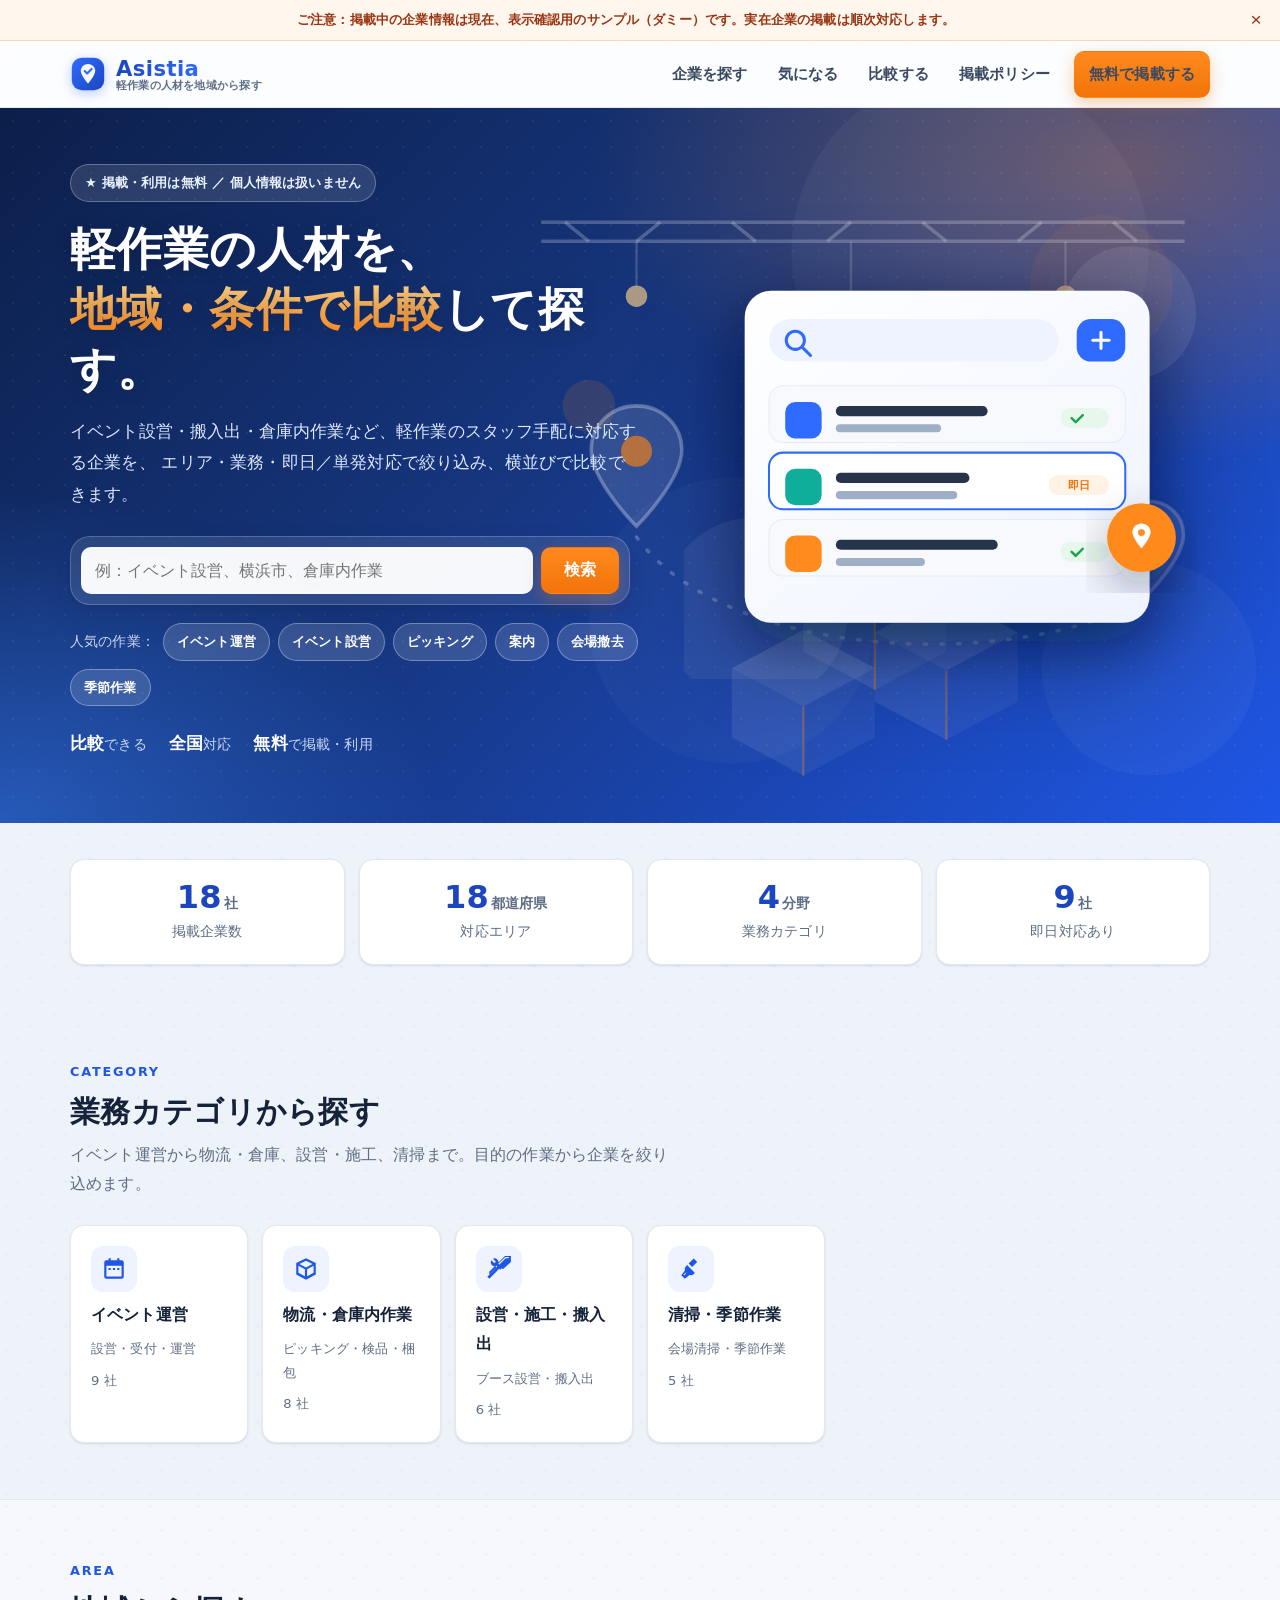
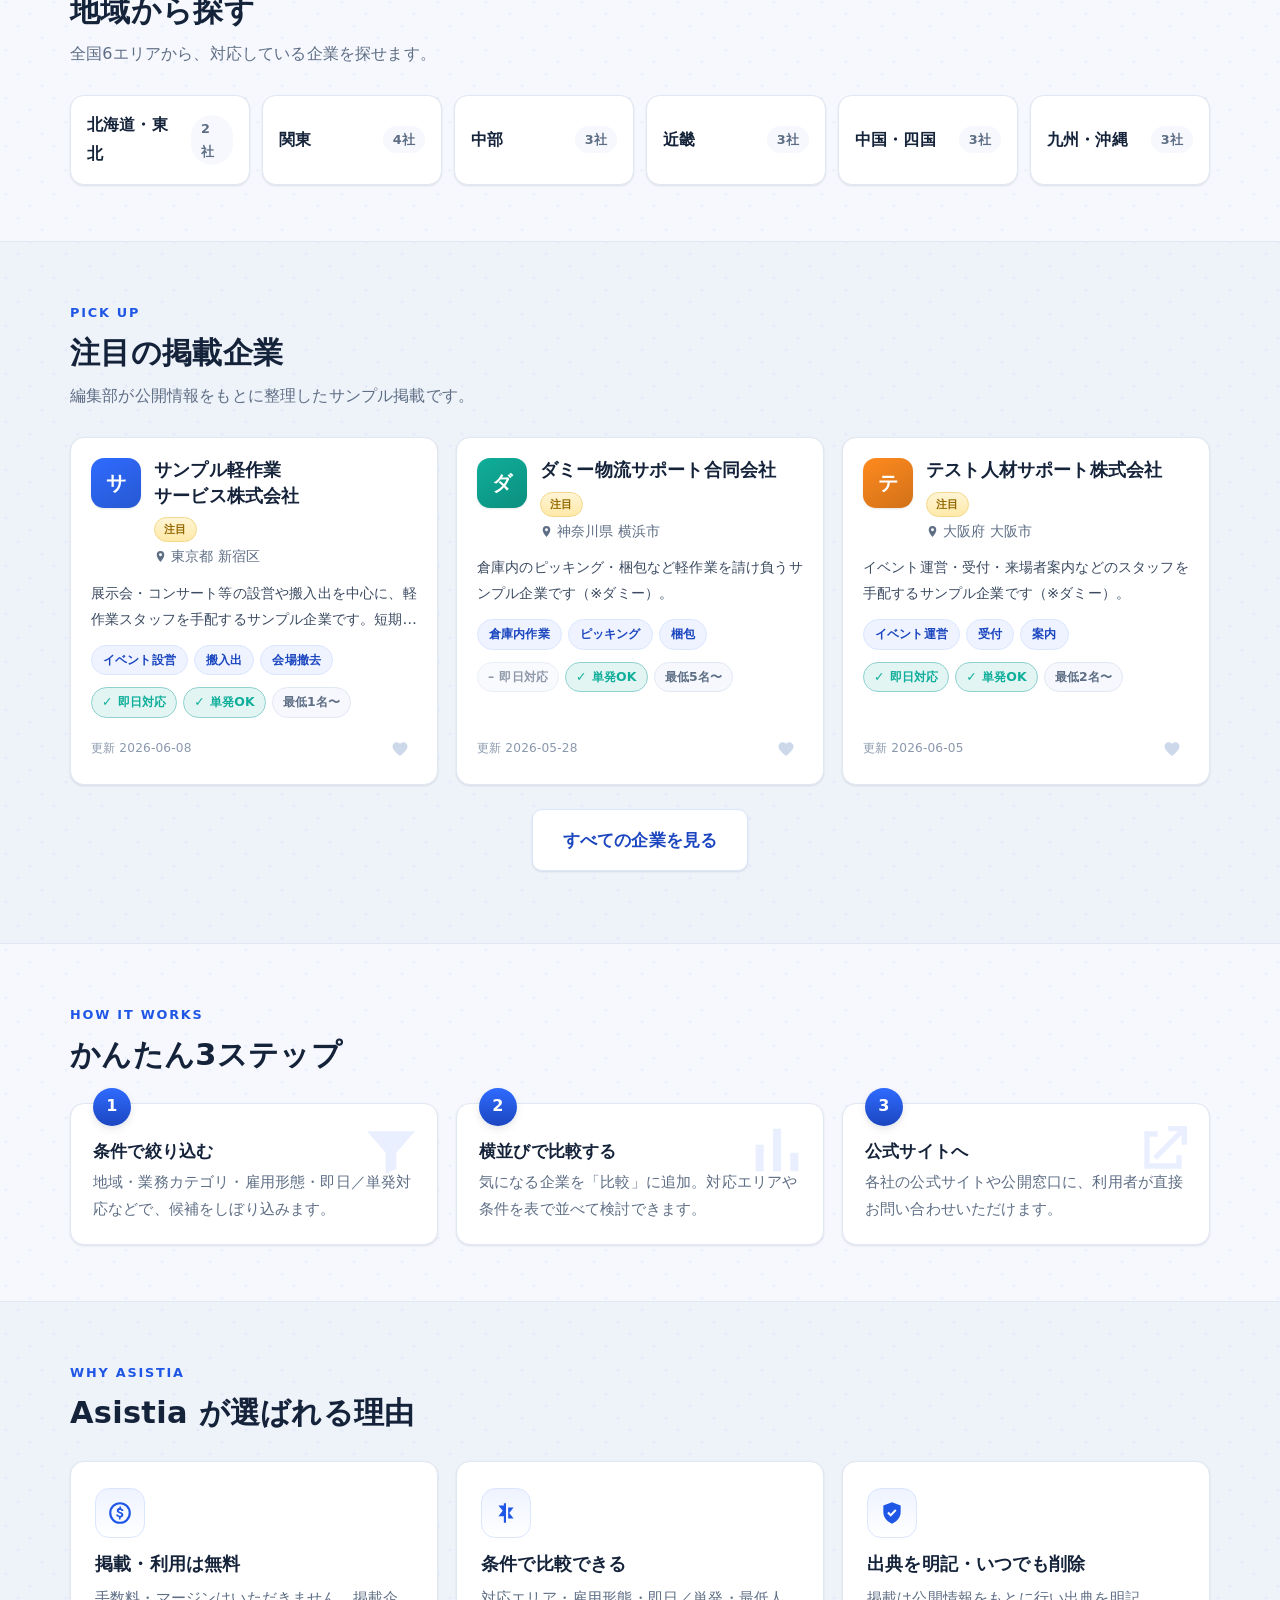
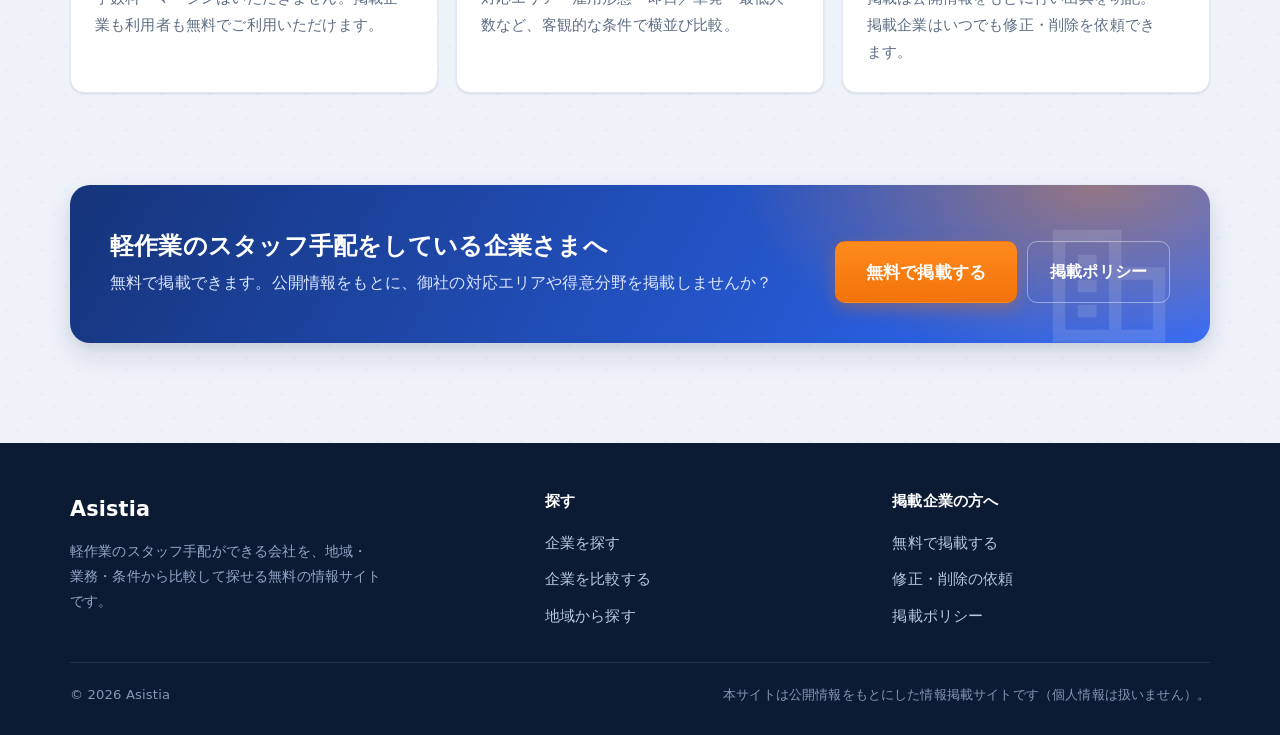
<file: index.html>
<!DOCTYPE html>
<html lang="ja">
  <head>
    <meta charset="UTF-8" />
    <meta name="viewport" content="width=device-width, initial-scale=1.0" />
    <title>Asistia（アシスティア）| 軽作業の人材を地域・条件で比較して探す</title>
    <meta
      name="description"
      content="イベント設営・搬入出・倉庫内作業など、軽作業のスタッフ手配に対応する企業を、エリア・業務・即日/単発対応で絞り込み、横並びで比較できる無料の情報サイト。掲載・利用は無料。"
    />
    <meta property="og:type" content="website" />
    <meta property="og:title" content="Asistia | 軽作業の人材を地域・条件で比較して探す" />
    <meta
      property="og:description"
      content="軽作業のスタッフ手配に対応する企業を、エリア・業務・即日/単発で比較。掲載・利用は無料の情報サイトです。"
    />
    <meta property="og:locale" content="ja_JP" />
    <meta name="twitter:card" content="summary_large_image" />
    <meta name="theme-color" content="#0c1f4a" />
    <link
      rel="icon"
      href="data:image/svg+xml,%3Csvg xmlns='http://www.w3.org/2000/svg' viewBox='0 0 40 40'%3E%3Crect width='40' height='40' rx='11' fill='%232f6bff'/%3E%3Cpath d='M20 9c-4.4 0-8 3.4-8 7.6 0 5 8 14 8 14s8-9 8-14C28 12.4 24.4 9 20 9z' fill='white'/%3E%3Cpath d='M16.4 16.6l2.6 2.6 5-5' fill='none' stroke='%232f6bff' stroke-width='2.6' stroke-linecap='round' stroke-linejoin='round'/%3E%3C/svg%3E"
    />
    <link rel="stylesheet" href="css/styles.css" />
    <script type="application/ld+json">
      {
        "@context": "https://schema.org",
        "@type": "WebSite",
        "name": "Asistia（アシスティア）",
        "description": "軽作業のスタッフ手配に対応する企業を、エリア・業務・即日/単発で比較できる無料の情報サイト。",
        "inLanguage": "ja",
        "potentialAction": {
          "@type": "SearchAction",
          "target": {
            "@type": "EntryPoint",
            "urlTemplate": "companies.html?keyword={search_term_string}"
          },
          "query-input": "required name=search_term_string"
        }
      }
    </script>
  </head>
  <body>
    <header class="site-header">
      <div class="container">
        <a class="brand" href="index.html" aria-label="Asistia ホーム">
          <svg class="brand-mark" viewBox="0 0 40 40" xmlns="http://www.w3.org/2000/svg" aria-hidden="true">
            <defs>
              <linearGradient id="bm" x1="0" y1="0" x2="1" y2="1">
                <stop offset="0" stop-color="#2f6bff" />
                <stop offset="1" stop-color="#1b46bf" />
              </linearGradient>
            </defs>
            <rect x="2" y="2" width="36" height="36" rx="11" fill="url(#bm)" />
            <path d="M20 9c-4.4 0-8 3.4-8 7.6 0 5 8 14 8 14s8-9 8-14C28 12.4 24.4 9 20 9z" fill="#fff" opacity="0.96" />
            <path d="M16.3 16.7l2.7 2.7 5-5" fill="none" stroke="#2f6bff" stroke-width="2.4" stroke-linecap="round" stroke-linejoin="round" />
          </svg>
          <span class="brand-text">
            <span class="brand-name">Asistia</span>
            <span class="brand-tag">軽作業の人材を地域から探す</span>
          </span>
        </a>
        <nav class="nav" aria-label="メインナビ">
          <a href="companies.html">企業を探す</a>
          <a href="saved.html">気になる</a>
          <a href="compare.html">比較する</a>
          <a href="policy.html">掲載ポリシー</a>
          <a class="btn btn-accent btn-sm nav-cta" href="register.html">無料で掲載する</a>
        </nav>
      </div>
    </header>

    <section class="hero">
      <div class="container">
        <div class="hero-copy">
          <span class="hero-badge">★ 掲載・利用は無料 ／ 個人情報は扱いません</span>
          <h1>軽作業の人材を、<br /><span class="hl">地域・条件で比較</span>して探す。</h1>
          <p class="lead">
            イベント設営・搬入出・倉庫内作業など、軽作業のスタッフ手配に対応する企業を、
            エリア・業務・即日／単発対応で絞り込み、横並びで比較できます。
          </p>
          <form class="hero-search" id="home-search" role="search">
            <input
              type="search"
              id="home-keyword"
              placeholder="例：イベント設営、横浜市、倉庫内作業"
              aria-label="キーワード検索"
            />
            <button class="btn btn-accent" type="submit">検索</button>
          </form>
          <div class="hero-chips" id="hero-chips">
            <span class="chip-label">人気の作業：</span>
          </div>
          <div class="hero-trust">
            <span><b>比較</b>できる</span>
            <span><b>全国</b>対応</span>
            <span><b>無料</b>で掲載・利用</span>
          </div>
        </div>
        <div class="hero-art" aria-hidden="true">
          <svg viewBox="0 0 520 440" xmlns="http://www.w3.org/2000/svg">
            <defs>
              <linearGradient id="cardg" x1="0" y1="0" x2="1" y2="1">
                <stop offset="0" stop-color="#ffffff" />
                <stop offset="1" stop-color="#eef3ff" />
              </linearGradient>
              <filter id="ds" x="-30%" y="-30%" width="160%" height="160%">
                <feDropShadow dx="0" dy="18" stdDeviation="22" flood-color="#04122e" flood-opacity="0.32" />
              </filter>
            </defs>
            <circle cx="440" cy="78" r="66" fill="#ffffff" opacity="0.08" />
            <circle cx="70" cy="372" r="92" fill="#ffffff" opacity="0.06" />
            <g filter="url(#ds)">
              <rect x="60" y="56" width="400" height="328" rx="26" fill="url(#cardg)" />
            </g>
            <!-- 検索バー -->
            <rect x="84" y="84" width="286" height="42" rx="21" fill="#eef3ff" />
            <circle cx="110" cy="105" r="9" fill="none" stroke="#2f6bff" stroke-width="3" />
            <line x1="117" y1="112" x2="125" y2="120" stroke="#2f6bff" stroke-width="3" stroke-linecap="round" />
            <rect x="388" y="84" width="48" height="42" rx="14" fill="#2f6bff" />
            <line x1="404" y1="105" x2="420" y2="105" stroke="#fff" stroke-width="3" stroke-linecap="round" />
            <line x1="412" y1="97" x2="412" y2="113" stroke="#fff" stroke-width="3" stroke-linecap="round" />
            <!-- 結果行 1 -->
            <rect x="84" y="150" width="352" height="56" rx="14" fill="#f7f9fd" stroke="#e6ecf7" />
            <rect x="100" y="166" width="36" height="36" rx="10" fill="#2f6bff" />
            <rect x="150" y="170" width="150" height="10" rx="5" fill="#26344b" />
            <rect x="150" y="188" width="104" height="8" rx="4" fill="#9fb0c6" />
            <rect x="372" y="172" width="48" height="20" rx="10" fill="#e7f7ec" />
            <path d="M383 182l4 4 7-7" fill="none" stroke="#16a34a" stroke-width="2.4" stroke-linecap="round" stroke-linejoin="round" />
            <!-- 結果行 2（強調） -->
            <rect x="84" y="216" width="352" height="56" rx="14" fill="#fff" stroke="#2f6bff" stroke-width="2" />
            <rect x="100" y="232" width="36" height="36" rx="10" fill="#0fae9a" />
            <rect x="150" y="236" width="132" height="10" rx="5" fill="#26344b" />
            <rect x="150" y="254" width="120" height="8" rx="4" fill="#9fb0c6" />
            <rect x="360" y="238" width="60" height="20" rx="10" fill="#fff3e6" />
            <text x="390" y="252" font-family="sans-serif" font-size="11" font-weight="700" fill="#f2730a" text-anchor="middle">即日</text>
            <!-- 結果行 3 -->
            <rect x="84" y="282" width="352" height="56" rx="14" fill="#f7f9fd" stroke="#e6ecf7" />
            <rect x="100" y="298" width="36" height="36" rx="10" fill="#ff8a1e" />
            <rect x="150" y="302" width="160" height="10" rx="5" fill="#26344b" />
            <rect x="150" y="320" width="88" height="8" rx="4" fill="#9fb0c6" />
            <rect x="372" y="304" width="48" height="20" rx="10" fill="#e7f7ec" />
            <path d="M383 314l4 4 7-7" fill="none" stroke="#16a34a" stroke-width="2.4" stroke-linecap="round" stroke-linejoin="round" />
            <!-- 浮遊ピン -->
            <g filter="url(#ds)">
              <circle cx="452" cy="300" r="34" fill="#ff8a1e" />
            </g>
            <path d="M452 286c-5 0-9 3.8-9 8.6 0 5.6 9 16 9 16s9-10.4 9-16c0-4.8-4-8.6-9-8.6z" fill="#fff" />
            <circle cx="452" cy="295" r="3.4" fill="#ff8a1e" />
          </svg>
        </div>
      </div>
    </section>

    <main>
      <section class="section tight">
        <div class="container">
          <div class="stats" id="stats"></div>
        </div>
      </section>

      <section class="section">
        <div class="container">
          <div class="section-head">
            <span class="eyebrow">CATEGORY</span>
            <h2>業務カテゴリから探す</h2>
            <p>イベント運営から物流・倉庫、設営・施工、清掃まで。目的の作業から企業を絞り込めます。</p>
          </div>
          <div class="cat-grid" id="cat-grid"></div>
        </div>
      </section>

      <section class="section section-alt" id="regions">
        <div class="container">
          <div class="section-head">
            <span class="eyebrow">AREA</span>
            <h2>地域から探す</h2>
            <p>全国6エリアから、対応している企業を探せます。</p>
          </div>
          <div class="region-grid" id="region-grid"></div>
        </div>
      </section>

      <section class="section">
        <div class="container">
          <div class="section-head">
            <span class="eyebrow">PICK UP</span>
            <h2>注目の掲載企業</h2>
            <p>編集部が公開情報をもとに整理したサンプル掲載です。</p>
          </div>
          <div id="featured"></div>
          <p class="center" style="margin-top: 24px">
            <a class="btn btn-secondary btn-lg" href="companies.html">すべての企業を見る</a>
          </p>
        </div>
      </section>

      <section class="section section-alt">
        <div class="container">
          <div class="section-head">
            <span class="eyebrow">HOW IT WORKS</span>
            <h2>かんたん3ステップ</h2>
          </div>
          <div class="steps">
            <div class="step">
              <svg class="step-art" viewBox="0 0 24 24" fill="currentColor" aria-hidden="true">
                <path d="M3 5h18l-7 8v6l-4 2v-8L3 5z" />
              </svg>
              <h3>条件で絞り込む</h3>
              <p>地域・業務カテゴリ・雇用形態・即日／単発対応などで、候補をしぼり込みます。</p>
            </div>
            <div class="step">
              <svg class="step-art" viewBox="0 0 24 24" fill="currentColor" aria-hidden="true">
                <path d="M4 20V10h3v10H4zm6.5 0V4h3v16h-3zM17 20v-7h3v7h-3z" />
              </svg>
              <h3>横並びで比較する</h3>
              <p>気になる企業を「比較」に追加。対応エリアや条件を表で並べて検討できます。</p>
            </div>
            <div class="step">
              <svg class="step-art" viewBox="0 0 24 24" fill="currentColor" aria-hidden="true">
                <path d="M14 3v2h3.6l-9.3 9.3 1.4 1.4L19 6.4V10h2V3h-7zM5 5h5v2H7v10h10v-3h2v5H5V5z" />
              </svg>
              <h3>公式サイトへ</h3>
              <p>各社の公式サイトや公開窓口に、利用者が直接お問い合わせいただけます。</p>
            </div>
          </div>
        </div>
      </section>

      <section class="section">
        <div class="container">
          <div class="section-head">
            <span class="eyebrow">WHY ASISTIA</span>
            <h2>Asistia が選ばれる理由</h2>
          </div>
          <div class="features">
            <div class="feature">
              <div class="feature-ic"></div>
              <h3>掲載・利用は無料</h3>
              <p>手数料・マージンはいただきません。掲載企業も利用者も無料でご利用いただけます。</p>
            </div>
            <div class="feature">
              <div class="feature-ic"></div>
              <h3>条件で比較できる</h3>
              <p>対応エリア・雇用形態・即日／単発・最低人数など、客観的な条件で横並び比較。</p>
            </div>
            <div class="feature">
              <div class="feature-ic"></div>
              <h3>出典を明記・いつでも削除</h3>
              <p>掲載は公開情報をもとに行い出典を明記。掲載企業はいつでも修正・削除を依頼できます。</p>
            </div>
          </div>
        </div>
      </section>

      <section class="section tight">
        <div class="container">
          <div class="cta-band">
            <svg class="cta-art" viewBox="0 0 24 24" fill="currentColor" aria-hidden="true">
              <path d="M3 21V3h11v6h7v12H3zm2-2h7V5H5v14zm9 0h5v-8h-5v8zM7 7h3v2H7V7zm0 4h3v2H7v-2zm0 4h3v2H7v-2z" />
            </svg>
            <div>
              <h2>軽作業のスタッフ手配をしている企業さまへ</h2>
              <p>無料で掲載できます。公開情報をもとに、御社の対応エリアや得意分野を掲載しませんか？</p>
            </div>
            <div class="detail-actions">
              <a class="btn btn-accent btn-lg" href="register.html">無料で掲載する</a>
              <a class="btn btn-ghost" href="policy.html" style="color: #fff; border-color: rgba(255, 255, 255, 0.4)">掲載ポリシー</a>
            </div>
          </div>
        </div>
      </section>
    </main>

    <footer class="site-footer">
      <div class="container">
        <div class="footer-top">
          <div class="footer-brand">
            <span class="brand-name">Asistia</span>
            <p>軽作業のスタッフ手配ができる会社を、地域・業務・条件から比較して探せる無料の情報サイトです。</p>
          </div>
          <div class="footer-col">
            <h4>探す</h4>
            <a href="companies.html">企業を探す</a>
            <a href="compare.html">企業を比較する</a>
            <a href="index.html#regions">地域から探す</a>
          </div>
          <div class="footer-col">
            <h4>掲載企業の方へ</h4>
            <a href="register.html">無料で掲載する</a>
            <a href="request.html">修正・削除の依頼</a>
            <a href="policy.html">掲載ポリシー</a>
          </div>
        </div>
        <div class="footer-bottom">
          <span class="copyright">© Asistia</span>
          <span>本サイトは公開情報をもとにした情報掲載サイトです（個人情報は扱いません）。</span>
        </div>
      </div>
    </footer>

    <script src="js/ui.js"></script>
    <script src="js/data.js"></script>
    <script src="js/home.js"></script>
    <script>
      // 「選ばれる理由」のアイコンを描画
      document.addEventListener("DOMContentLoaded", function () {
        var names = ["free", "compare", "shield"];
        document.querySelectorAll(".feature .feature-ic").forEach(function (box, i) {
          box.appendChild(svgIcon(names[i] || "check", 26));
        });
      });
    </script>
  </body>
</html>
</file>
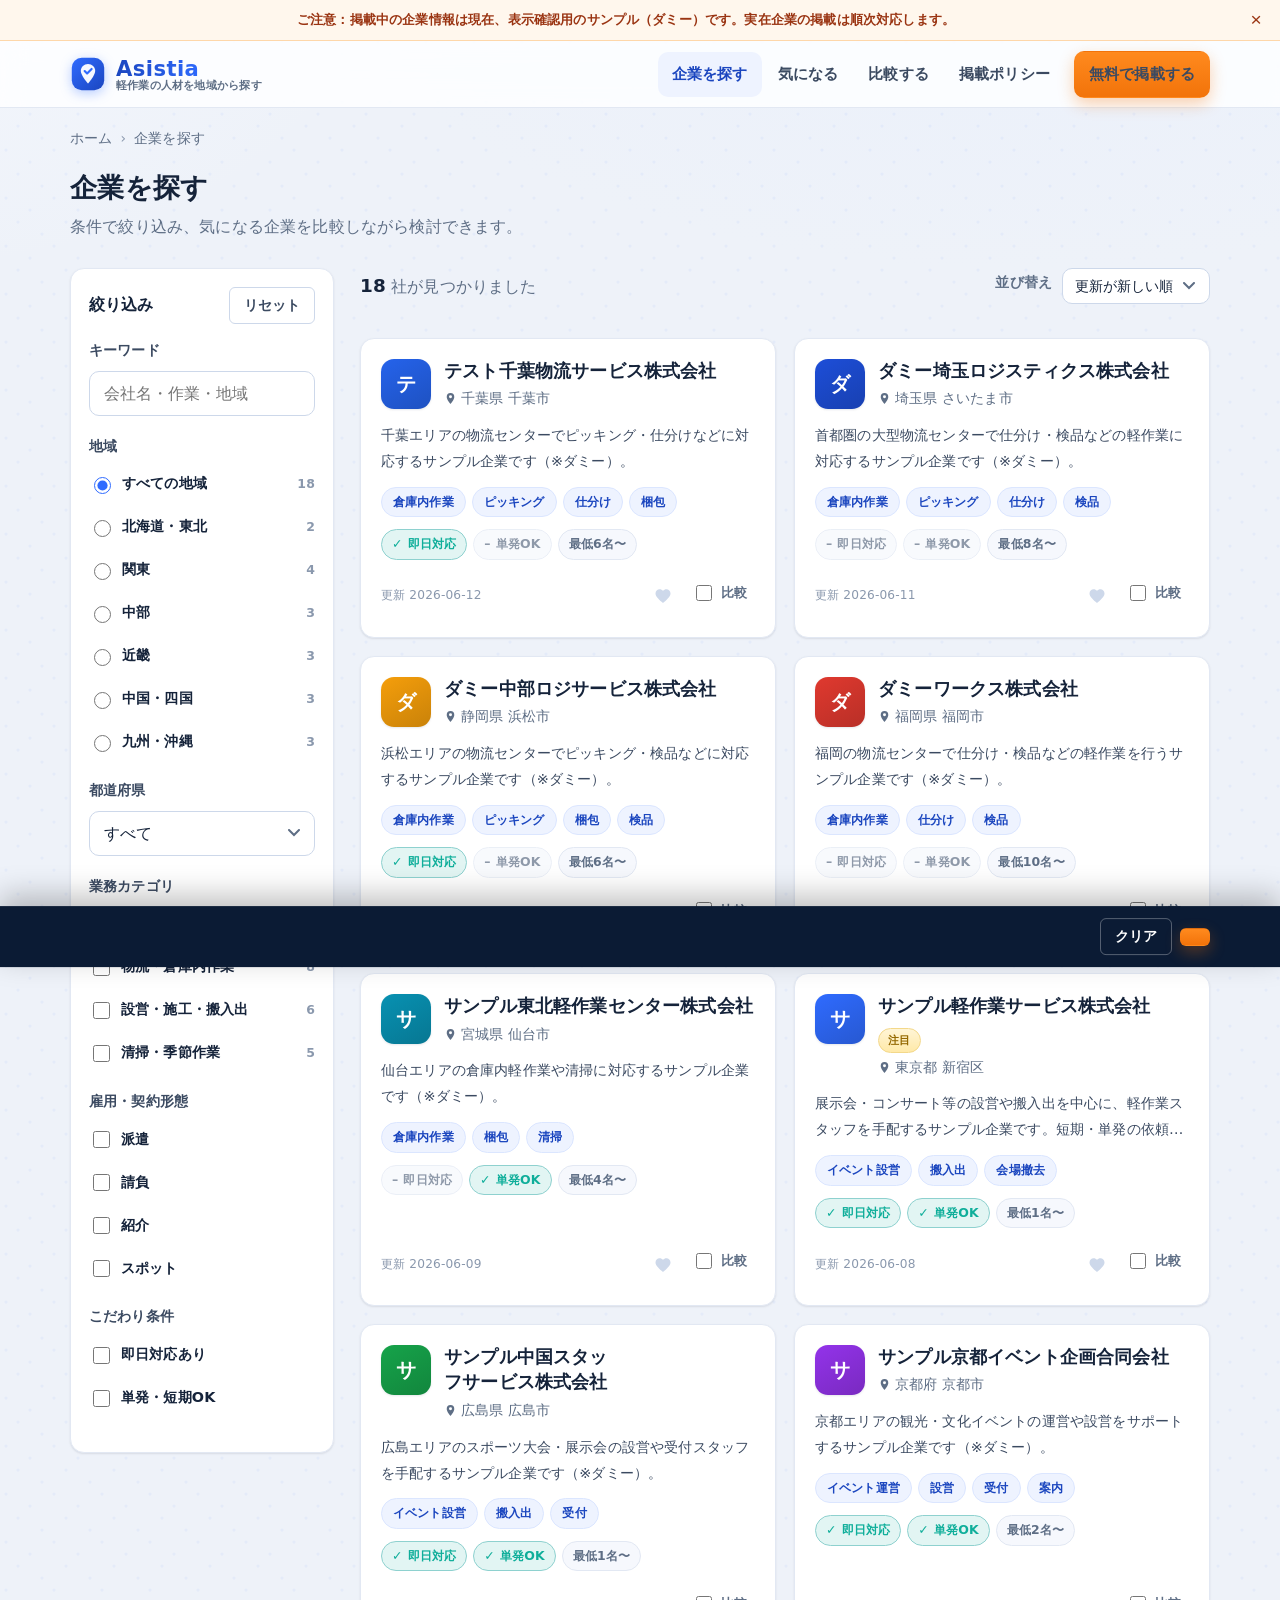
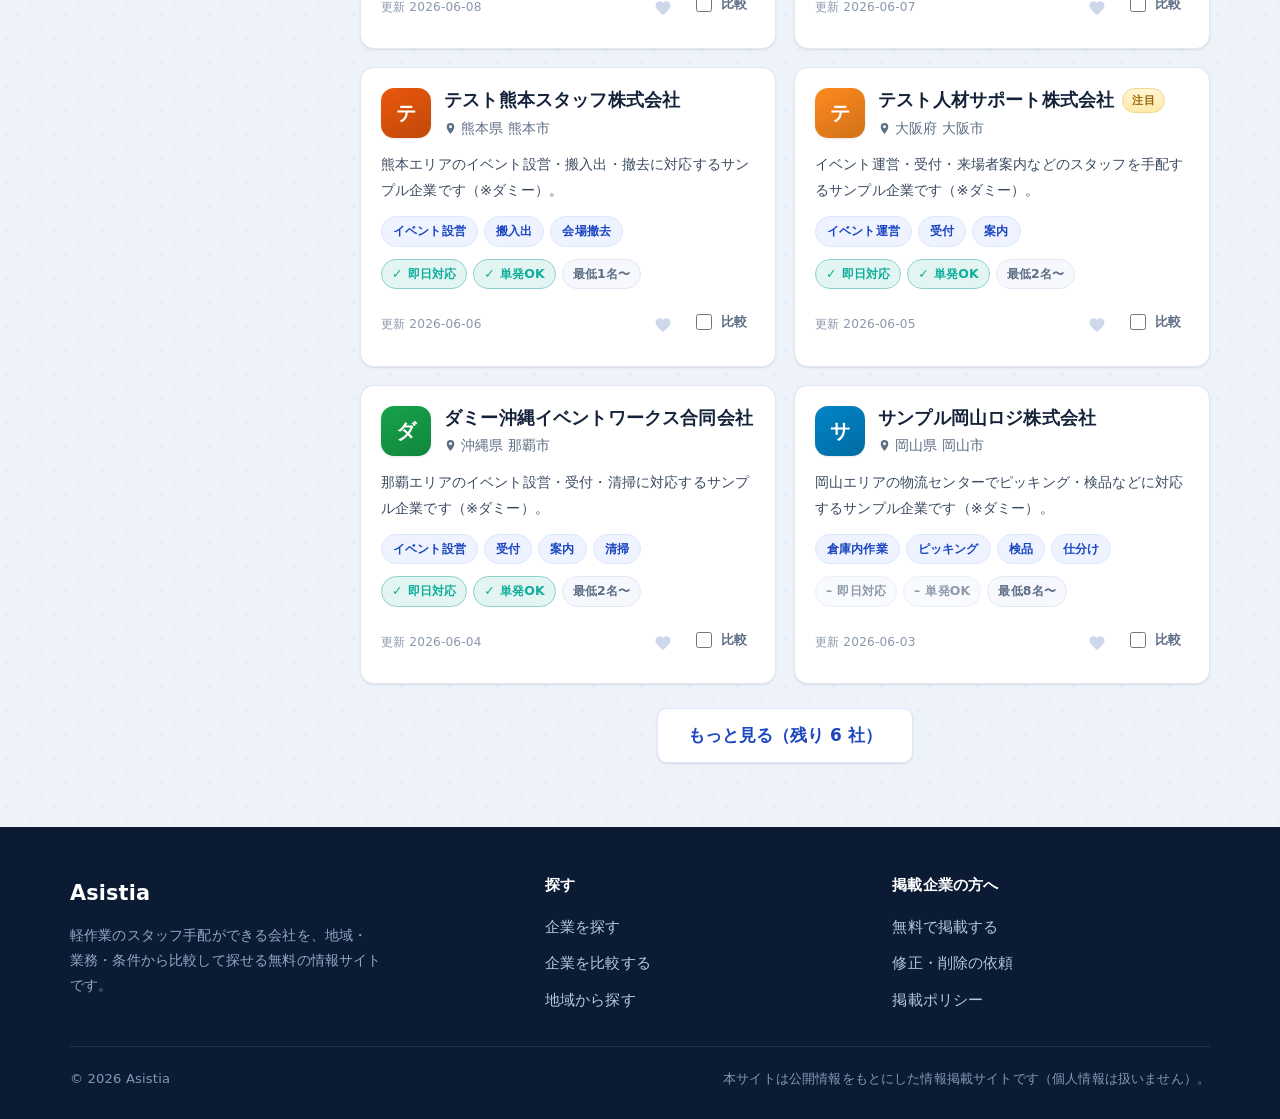
<file: companies.html>
<!DOCTYPE html>
<html lang="ja">
  <head>
    <meta charset="UTF-8" />
    <meta name="viewport" content="width=device-width, initial-scale=1.0" />
    <title>企業を探す | Asistia</title>
    <meta name="description" content="軽作業のスタッフ手配に対応する企業を、地域・業務カテゴリ・雇用形態・即日／単発対応などで絞り込み、比較しながら探せます。" />
    <meta property="og:title" content="企業を探す | Asistia" />
    <meta property="og:type" content="website" />
    <meta property="og:locale" content="ja_JP" />
    <meta name="theme-color" content="#0c1f4a" />
    <link rel="icon" href="data:image/svg+xml,%3Csvg xmlns='http://www.w3.org/2000/svg' viewBox='0 0 40 40'%3E%3Crect width='40' height='40' rx='11' fill='%232f6bff'/%3E%3Cpath d='M20 9c-4.4 0-8 3.4-8 7.6 0 5 8 14 8 14s8-9 8-14C28 12.4 24.4 9 20 9z' fill='white'/%3E%3Cpath d='M16.4 16.6l2.6 2.6 5-5' fill='none' stroke='%232f6bff' stroke-width='2.6' stroke-linecap='round' stroke-linejoin='round'/%3E%3C/svg%3E" />
    <link rel="stylesheet" href="css/styles.css" />
  </head>
  <body>
    <header class="site-header">
      <div class="container">
        <a class="brand" href="index.html" aria-label="Asistia ホーム">
          <svg class="brand-mark" viewBox="0 0 40 40" xmlns="http://www.w3.org/2000/svg" aria-hidden="true">
            <defs><linearGradient id="bm" x1="0" y1="0" x2="1" y2="1"><stop offset="0" stop-color="#2f6bff" /><stop offset="1" stop-color="#1b46bf" /></linearGradient></defs>
            <rect x="2" y="2" width="36" height="36" rx="11" fill="url(#bm)" />
            <path d="M20 9c-4.4 0-8 3.4-8 7.6 0 5 8 14 8 14s8-9 8-14C28 12.4 24.4 9 20 9z" fill="#fff" opacity="0.96" />
            <path d="M16.3 16.7l2.7 2.7 5-5" fill="none" stroke="#2f6bff" stroke-width="2.4" stroke-linecap="round" stroke-linejoin="round" />
          </svg>
          <span class="brand-text"><span class="brand-name">Asistia</span><span class="brand-tag">軽作業の人材を地域から探す</span></span>
        </a>
        <nav class="nav" aria-label="メインナビ">
          <a href="companies.html" aria-current="page">企業を探す</a>
          <a href="saved.html">気になる</a>
          <a href="compare.html">比較する</a>
          <a href="policy.html">掲載ポリシー</a>
          <a class="btn btn-accent btn-sm nav-cta" href="register.html">無料で掲載する</a>
        </nav>
      </div>
    </header>

    <main>
      <div class="container">
        <nav class="breadcrumb" aria-label="パンくず">
          <a href="index.html">ホーム</a><span class="sep">›</span><span>企業を探す</span>
        </nav>
        <div class="section-head">
          <h1 style="margin: 0 0 6px; font-size: 1.7rem">企業を探す</h1>
          <p>条件で絞り込み、気になる企業を比較しながら検討できます。</p>
        </div>

        <div class="list-layout">
          <aside class="filter-panel" id="filter-panel"></aside>

          <div class="list-main">
            <div class="list-toolbar">
              <p class="result-count" id="result-count"></p>
              <div class="toolbar-right">
                <button class="btn btn-secondary btn-sm filter-mobile-toggle" id="filter-mobile-toggle" type="button">絞り込み</button>
                <label for="sort-select" class="nowrap" style="font-size: 0.85rem; color: var(--muted)">並び替え</label>
                <select id="sort-select" aria-label="並び替え">
                  <option value="updated">更新が新しい順</option>
                  <option value="name">会社名順</option>
                  <option value="founded">設立が古い順</option>
                </select>
              </div>
            </div>
            <div class="active-filters" id="active-filters"></div>
            <div id="results"><div class="loading"><div class="spinner"></div>読み込み中…</div></div>
            <div class="center" id="load-more" style="margin-top: 24px"></div>
          </div>
        </div>
      </div>
    </main>

    <footer class="site-footer">
      <div class="container">
        <div class="footer-top">
          <div class="footer-brand">
            <span class="brand-name">Asistia</span>
            <p>軽作業のスタッフ手配ができる会社を、地域・業務・条件から比較して探せる無料の情報サイトです。</p>
          </div>
          <div class="footer-col">
            <h4>探す</h4>
            <a href="companies.html">企業を探す</a>
            <a href="compare.html">企業を比較する</a>
            <a href="index.html#regions">地域から探す</a>
          </div>
          <div class="footer-col">
            <h4>掲載企業の方へ</h4>
            <a href="register.html">無料で掲載する</a>
            <a href="request.html">修正・削除の依頼</a>
            <a href="policy.html">掲載ポリシー</a>
          </div>
        </div>
        <div class="footer-bottom">
          <span class="copyright">© Asistia</span>
          <span>本サイトは公開情報をもとにした情報掲載サイトです（個人情報は扱いません）。</span>
        </div>
      </div>
    </footer>

    <script src="js/ui.js"></script>
    <script src="js/data.js"></script>
    <script src="js/companies.js"></script>
  </body>
</html>
</file>
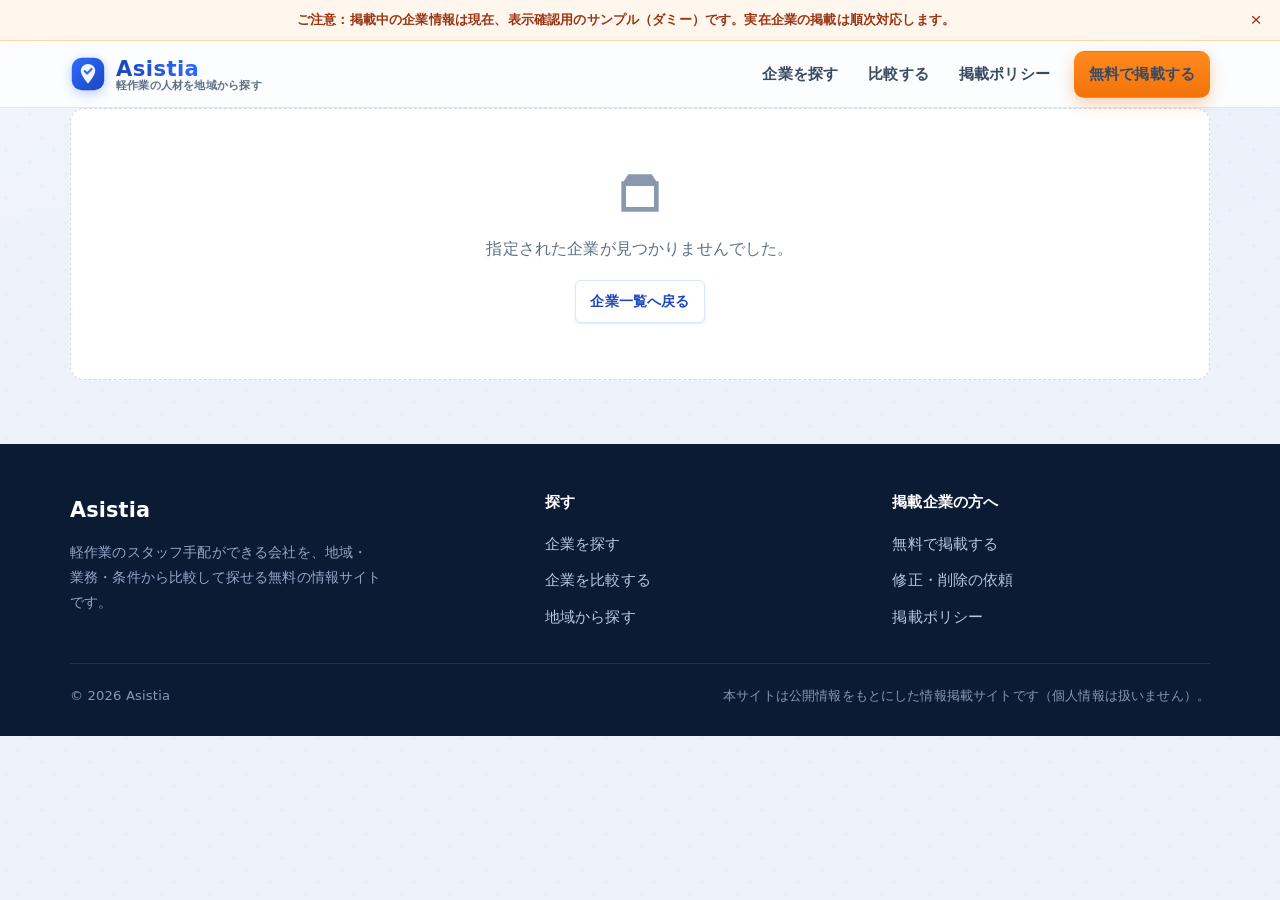
<file: company.html>
<!DOCTYPE html>
<html lang="ja">
  <head>
    <meta charset="UTF-8" />
    <meta name="viewport" content="width=device-width, initial-scale=1.0" />
    <title>企業詳細 | Asistia</title>
    <meta name="description" content="軽作業のスタッフ手配に対応する企業の掲載情報（対応エリア・業務・雇用形態・即日／単発対応など）。" />
    <meta property="og:title" content="企業詳細 | Asistia" />
    <meta property="og:type" content="website" />
    <meta property="og:locale" content="ja_JP" />
    <meta name="theme-color" content="#0c1f4a" />
    <link rel="icon" href="data:image/svg+xml,%3Csvg xmlns='http://www.w3.org/2000/svg' viewBox='0 0 40 40'%3E%3Crect width='40' height='40' rx='11' fill='%232f6bff'/%3E%3Cpath d='M20 9c-4.4 0-8 3.4-8 7.6 0 5 8 14 8 14s8-9 8-14C28 12.4 24.4 9 20 9z' fill='white'/%3E%3Cpath d='M16.4 16.6l2.6 2.6 5-5' fill='none' stroke='%232f6bff' stroke-width='2.6' stroke-linecap='round' stroke-linejoin='round'/%3E%3C/svg%3E" />
    <link rel="stylesheet" href="css/styles.css" />
  </head>
  <body>
    <header class="site-header">
      <div class="container">
        <a class="brand" href="index.html" aria-label="Asistia ホーム">
          <svg class="brand-mark" viewBox="0 0 40 40" xmlns="http://www.w3.org/2000/svg" aria-hidden="true">
            <defs><linearGradient id="bm" x1="0" y1="0" x2="1" y2="1"><stop offset="0" stop-color="#2f6bff" /><stop offset="1" stop-color="#1b46bf" /></linearGradient></defs>
            <rect x="2" y="2" width="36" height="36" rx="11" fill="url(#bm)" />
            <path d="M20 9c-4.4 0-8 3.4-8 7.6 0 5 8 14 8 14s8-9 8-14C28 12.4 24.4 9 20 9z" fill="#fff" opacity="0.96" />
            <path d="M16.3 16.7l2.7 2.7 5-5" fill="none" stroke="#2f6bff" stroke-width="2.4" stroke-linecap="round" stroke-linejoin="round" />
          </svg>
          <span class="brand-text"><span class="brand-name">Asistia</span><span class="brand-tag">軽作業の人材を地域から探す</span></span>
        </a>
        <nav class="nav" aria-label="メインナビ">
          <a href="companies.html">企業を探す</a>
          <a href="compare.html">比較する</a>
          <a href="policy.html">掲載ポリシー</a>
          <a class="btn btn-accent btn-sm nav-cta" href="register.html">無料で掲載する</a>
        </nav>
      </div>
    </header>

    <main>
      <div class="container">
        <div id="company-root">
          <div class="loading"><div class="spinner"></div>読み込み中…</div>
        </div>
      </div>
    </main>

    <footer class="site-footer">
      <div class="container">
        <div class="footer-top">
          <div class="footer-brand">
            <span class="brand-name">Asistia</span>
            <p>軽作業のスタッフ手配ができる会社を、地域・業務・条件から比較して探せる無料の情報サイトです。</p>
          </div>
          <div class="footer-col">
            <h4>探す</h4>
            <a href="companies.html">企業を探す</a>
            <a href="compare.html">企業を比較する</a>
            <a href="index.html#regions">地域から探す</a>
          </div>
          <div class="footer-col">
            <h4>掲載企業の方へ</h4>
            <a href="register.html">無料で掲載する</a>
            <a href="request.html">修正・削除の依頼</a>
            <a href="policy.html">掲載ポリシー</a>
          </div>
        </div>
        <div class="footer-bottom">
          <span class="copyright">© Asistia</span>
          <span>本サイトは公開情報をもとにした情報掲載サイトです（個人情報は扱いません）。</span>
        </div>
      </div>
    </footer>

    <script src="js/ui.js"></script>
    <script src="js/data.js"></script>
    <script src="js/company.js"></script>
  </body>
</html>
</file>
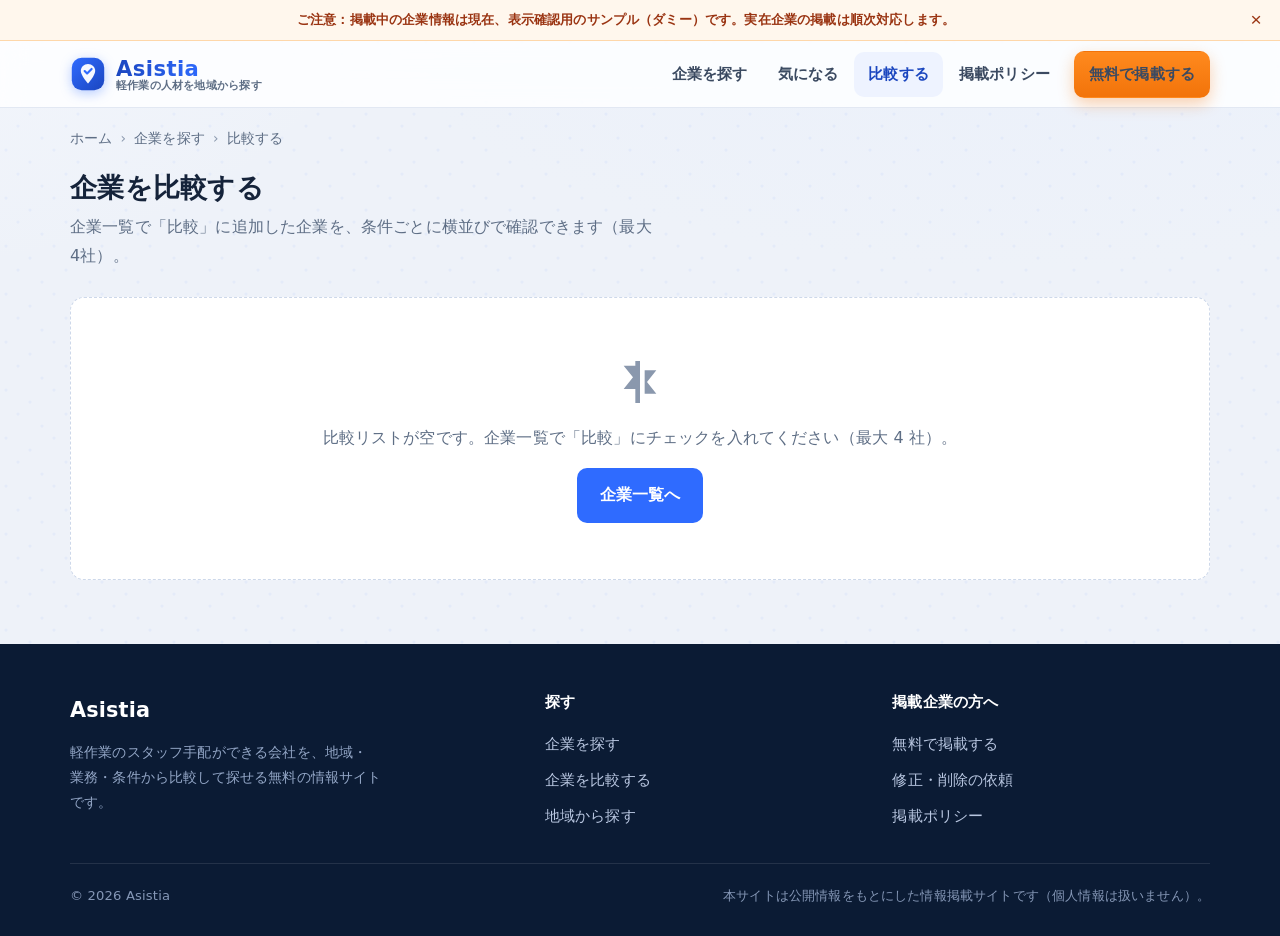
<file: compare.html>
<!DOCTYPE html>
<html lang="ja">
  <head>
    <meta charset="UTF-8" />
    <meta name="viewport" content="width=device-width, initial-scale=1.0" />
    <title>企業を比較する | Asistia</title>
    <meta name="description" content="気になる軽作業の人材サービス企業を、対応エリア・雇用形態・即日／単発対応・規模などの条件で横並びに比較できます。" />
    <meta property="og:title" content="企業を比較する | Asistia" />
    <meta property="og:type" content="website" />
    <meta property="og:locale" content="ja_JP" />
    <meta name="theme-color" content="#0c1f4a" />
    <link rel="icon" href="data:image/svg+xml,%3Csvg xmlns='http://www.w3.org/2000/svg' viewBox='0 0 40 40'%3E%3Crect width='40' height='40' rx='11' fill='%232f6bff'/%3E%3Cpath d='M20 9c-4.4 0-8 3.4-8 7.6 0 5 8 14 8 14s8-9 8-14C28 12.4 24.4 9 20 9z' fill='white'/%3E%3Cpath d='M16.4 16.6l2.6 2.6 5-5' fill='none' stroke='%232f6bff' stroke-width='2.6' stroke-linecap='round' stroke-linejoin='round'/%3E%3C/svg%3E" />
    <link rel="stylesheet" href="css/styles.css" />
  </head>
  <body>
    <header class="site-header">
      <div class="container">
        <a class="brand" href="index.html" aria-label="Asistia ホーム">
          <svg class="brand-mark" viewBox="0 0 40 40" xmlns="http://www.w3.org/2000/svg" aria-hidden="true">
            <defs><linearGradient id="bm" x1="0" y1="0" x2="1" y2="1"><stop offset="0" stop-color="#2f6bff" /><stop offset="1" stop-color="#1b46bf" /></linearGradient></defs>
            <rect x="2" y="2" width="36" height="36" rx="11" fill="url(#bm)" />
            <path d="M20 9c-4.4 0-8 3.4-8 7.6 0 5 8 14 8 14s8-9 8-14C28 12.4 24.4 9 20 9z" fill="#fff" opacity="0.96" />
            <path d="M16.3 16.7l2.7 2.7 5-5" fill="none" stroke="#2f6bff" stroke-width="2.4" stroke-linecap="round" stroke-linejoin="round" />
          </svg>
          <span class="brand-text"><span class="brand-name">Asistia</span><span class="brand-tag">軽作業の人材を地域から探す</span></span>
        </a>
        <nav class="nav" aria-label="メインナビ">
          <a href="companies.html">企業を探す</a>
          <a href="saved.html">気になる</a>
          <a href="compare.html" aria-current="page">比較する</a>
          <a href="policy.html">掲載ポリシー</a>
          <a class="btn btn-accent btn-sm nav-cta" href="register.html">無料で掲載する</a>
        </nav>
      </div>
    </header>

    <main>
      <div class="container">
        <nav class="breadcrumb" aria-label="パンくず">
          <a href="index.html">ホーム</a><span class="sep">›</span><a href="companies.html">企業を探す</a><span class="sep">›</span><span>比較する</span>
        </nav>
        <div class="section-head">
          <h1 style="margin: 0 0 6px; font-size: 1.7rem">企業を比較する</h1>
          <p>企業一覧で「比較」に追加した企業を、条件ごとに横並びで確認できます（最大4社）。</p>
        </div>
        <div id="compare-root">
          <div class="loading"><div class="spinner"></div>読み込み中…</div>
        </div>
      </div>
    </main>

    <footer class="site-footer">
      <div class="container">
        <div class="footer-top">
          <div class="footer-brand">
            <span class="brand-name">Asistia</span>
            <p>軽作業のスタッフ手配ができる会社を、地域・業務・条件から比較して探せる無料の情報サイトです。</p>
          </div>
          <div class="footer-col">
            <h4>探す</h4>
            <a href="companies.html">企業を探す</a>
            <a href="compare.html">企業を比較する</a>
            <a href="index.html#regions">地域から探す</a>
          </div>
          <div class="footer-col">
            <h4>掲載企業の方へ</h4>
            <a href="register.html">無料で掲載する</a>
            <a href="request.html">修正・削除の依頼</a>
            <a href="policy.html">掲載ポリシー</a>
          </div>
        </div>
        <div class="footer-bottom">
          <span class="copyright">© Asistia</span>
          <span>本サイトは公開情報をもとにした情報掲載サイトです（個人情報は扱いません）。</span>
        </div>
      </div>
    </footer>

    <script src="js/ui.js"></script>
    <script src="js/data.js"></script>
    <script src="js/compare.js"></script>
  </body>
</html>
</file>
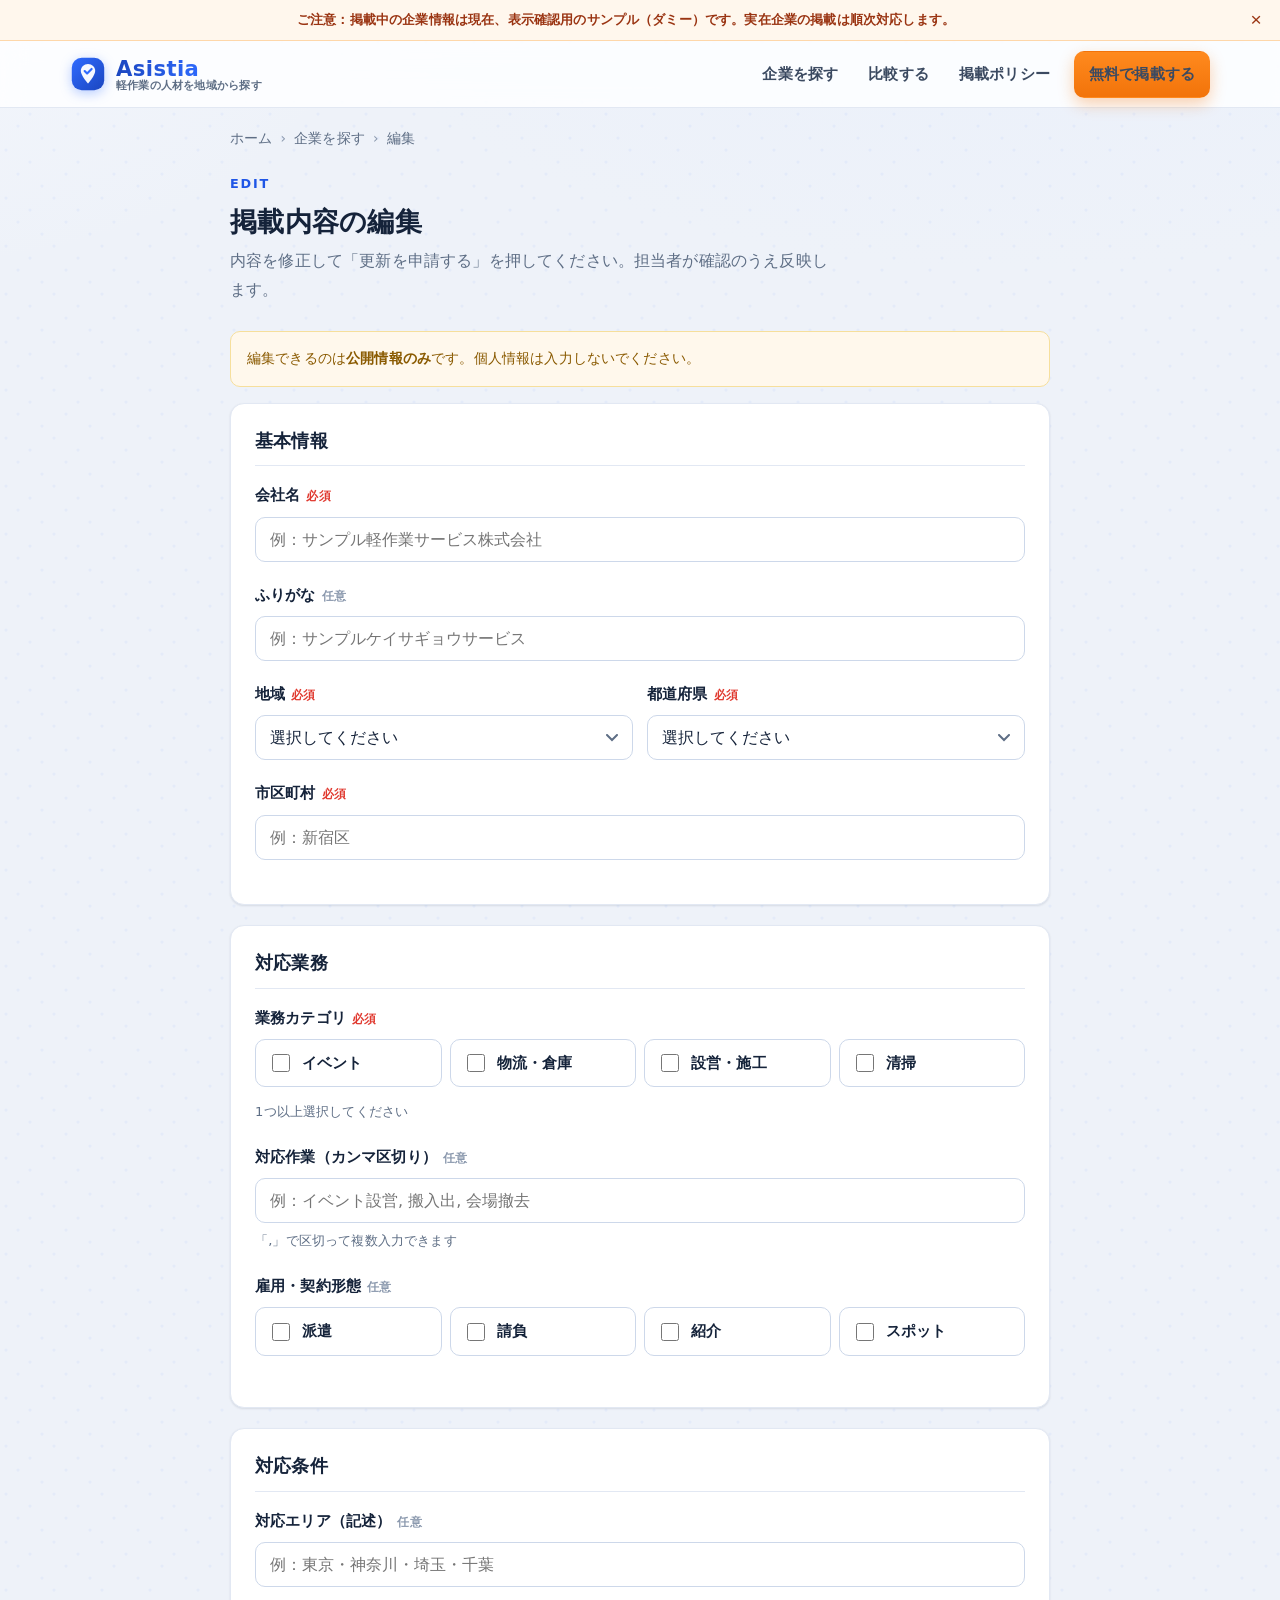
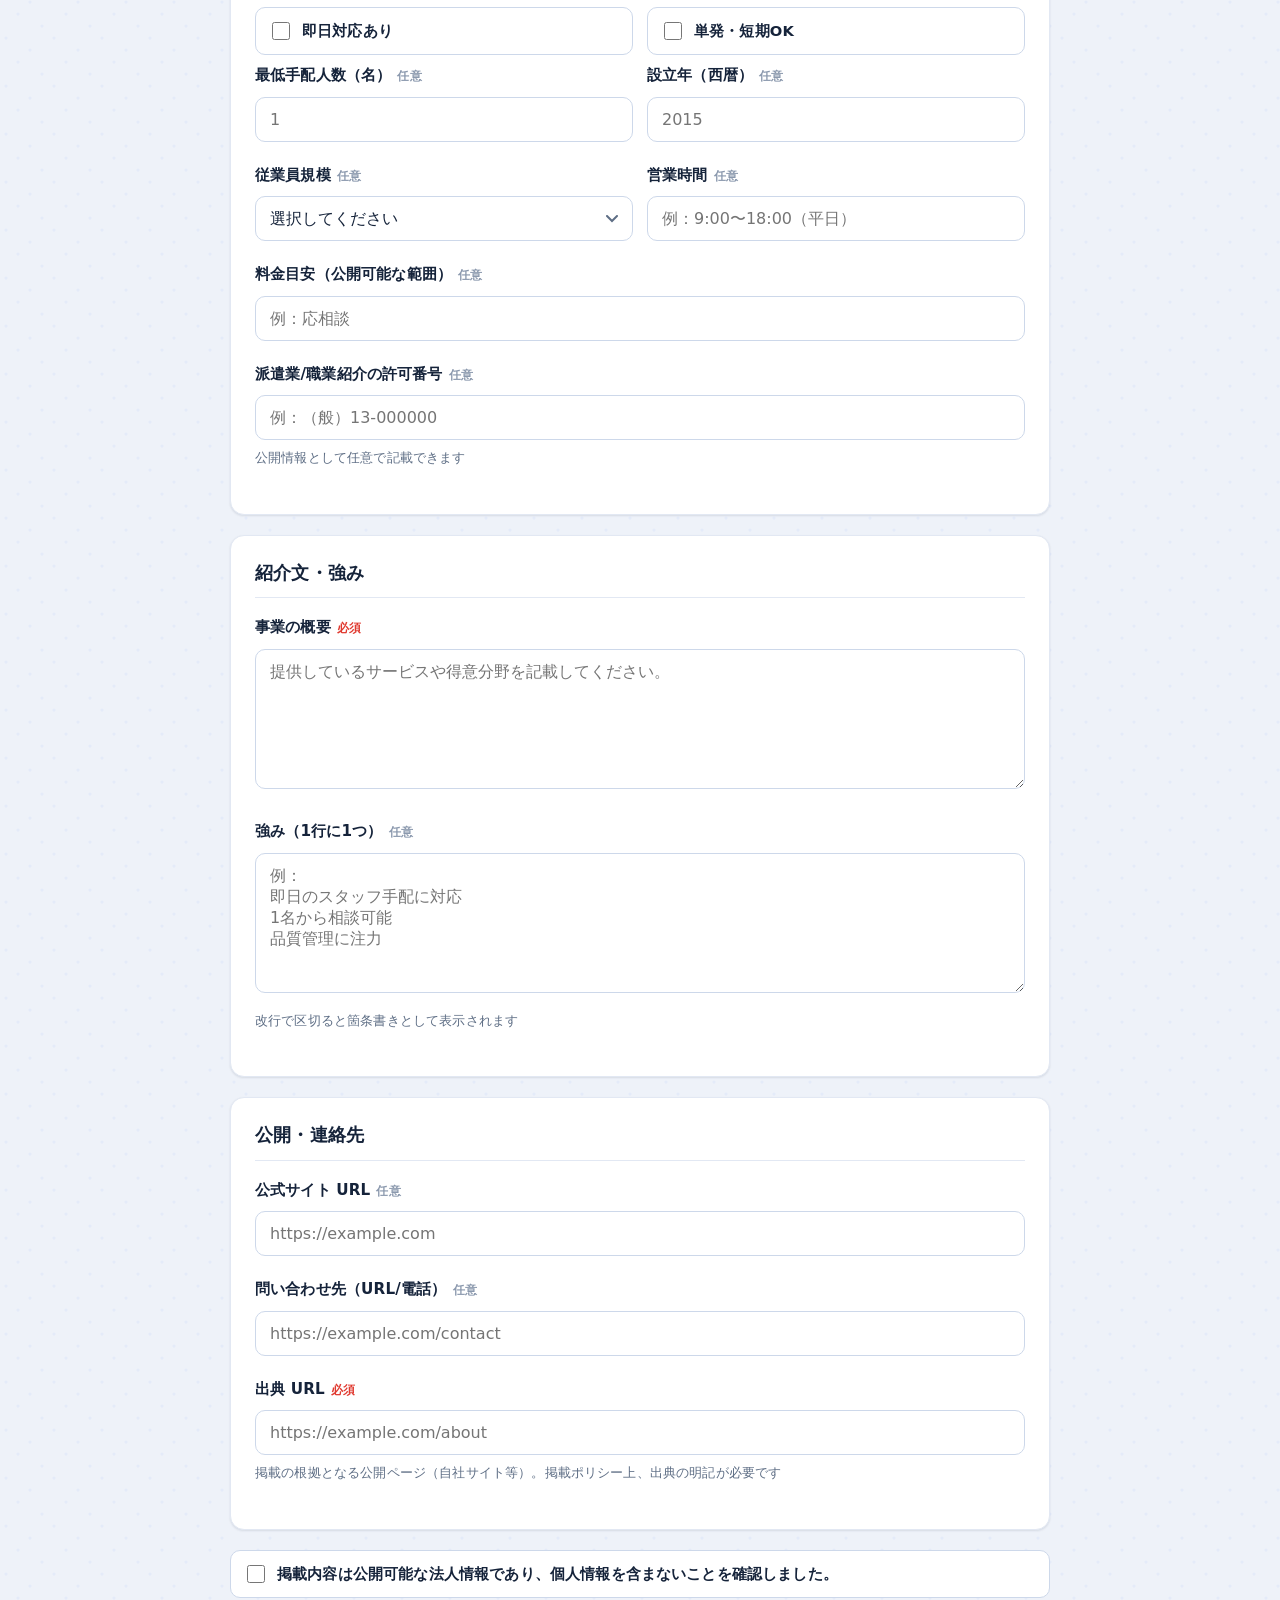
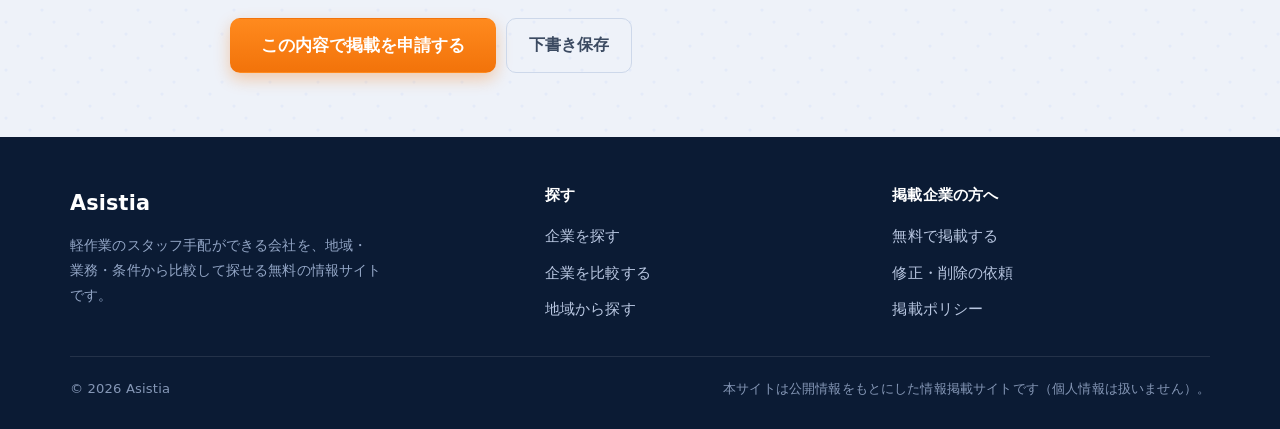
<file: edit.html>
<!DOCTYPE html>
<html lang="ja">
  <head>
    <meta charset="UTF-8" />
    <meta name="viewport" content="width=device-width, initial-scale=1.0" />
    <title>掲載内容の編集 | Asistia</title>
    <meta name="description" content="掲載済みの企業情報を編集し、更新を申請できます。" />
    <meta name="robots" content="noindex" />
    <meta name="theme-color" content="#0c1f4a" />
    <link rel="icon" href="data:image/svg+xml,%3Csvg xmlns='http://www.w3.org/2000/svg' viewBox='0 0 40 40'%3E%3Crect width='40' height='40' rx='11' fill='%232f6bff'/%3E%3Cpath d='M20 9c-4.4 0-8 3.4-8 7.6 0 5 8 14 8 14s8-9 8-14C28 12.4 24.4 9 20 9z' fill='white'/%3E%3Cpath d='M16.4 16.6l2.6 2.6 5-5' fill='none' stroke='%232f6bff' stroke-width='2.6' stroke-linecap='round' stroke-linejoin='round'/%3E%3C/svg%3E" />
    <link rel="stylesheet" href="css/styles.css" />
  </head>
  <body>
    <header class="site-header">
      <div class="container">
        <a class="brand" href="index.html" aria-label="Asistia ホーム">
          <svg class="brand-mark" viewBox="0 0 40 40" xmlns="http://www.w3.org/2000/svg" aria-hidden="true">
            <defs><linearGradient id="bm" x1="0" y1="0" x2="1" y2="1"><stop offset="0" stop-color="#2f6bff" /><stop offset="1" stop-color="#1b46bf" /></linearGradient></defs>
            <rect x="2" y="2" width="36" height="36" rx="11" fill="url(#bm)" />
            <path d="M20 9c-4.4 0-8 3.4-8 7.6 0 5 8 14 8 14s8-9 8-14C28 12.4 24.4 9 20 9z" fill="#fff" opacity="0.96" />
            <path d="M16.3 16.7l2.7 2.7 5-5" fill="none" stroke="#2f6bff" stroke-width="2.4" stroke-linecap="round" stroke-linejoin="round" />
          </svg>
          <span class="brand-text"><span class="brand-name">Asistia</span><span class="brand-tag">軽作業の人材を地域から探す</span></span>
        </a>
        <nav class="nav" aria-label="メインナビ">
          <a href="companies.html">企業を探す</a>
          <a href="compare.html">比較する</a>
          <a href="policy.html">掲載ポリシー</a>
          <a class="btn btn-accent btn-sm nav-cta" href="register.html">無料で掲載する</a>
        </nav>
      </div>
    </header>

    <main>
      <div class="container narrow">
        <nav class="breadcrumb" aria-label="パンくず">
          <a href="index.html">ホーム</a><span class="sep">›</span><a href="companies.html">企業を探す</a><span class="sep">›</span><span>編集</span>
        </nav>
        <div class="section-head">
          <span class="eyebrow">EDIT</span>
          <h1 id="form-title" style="margin: 0 0 6px; font-size: 1.7rem">掲載内容の編集</h1>
          <p>内容を修正して「更新を申請する」を押してください。担当者が確認のうえ反映します。</p>
        </div>

        <div class="notice notice-warn">
          編集できるのは<strong>公開情報のみ</strong>です。個人情報は入力しないでください。
        </div>

        <div id="form-result"></div>
        <form id="company-form" novalidate></form>
      </div>
    </main>

    <footer class="site-footer">
      <div class="container">
        <div class="footer-top">
          <div class="footer-brand">
            <span class="brand-name">Asistia</span>
            <p>軽作業のスタッフ手配ができる会社を、地域・業務・条件から比較して探せる無料の情報サイトです。</p>
          </div>
          <div class="footer-col">
            <h4>探す</h4>
            <a href="companies.html">企業を探す</a>
            <a href="compare.html">企業を比較する</a>
            <a href="index.html#regions">地域から探す</a>
          </div>
          <div class="footer-col">
            <h4>掲載企業の方へ</h4>
            <a href="register.html">無料で掲載する</a>
            <a href="request.html">修正・削除の依頼</a>
            <a href="policy.html">掲載ポリシー</a>
          </div>
        </div>
        <div class="footer-bottom">
          <span class="copyright">© Asistia</span>
          <span>本サイトは公開情報をもとにした情報掲載サイトです（個人情報は扱いません）。</span>
        </div>
      </div>
    </footer>

    <script src="js/ui.js"></script>
    <script src="js/data.js"></script>
    <script src="js/register.js"></script>
  </body>
</html>
</file>
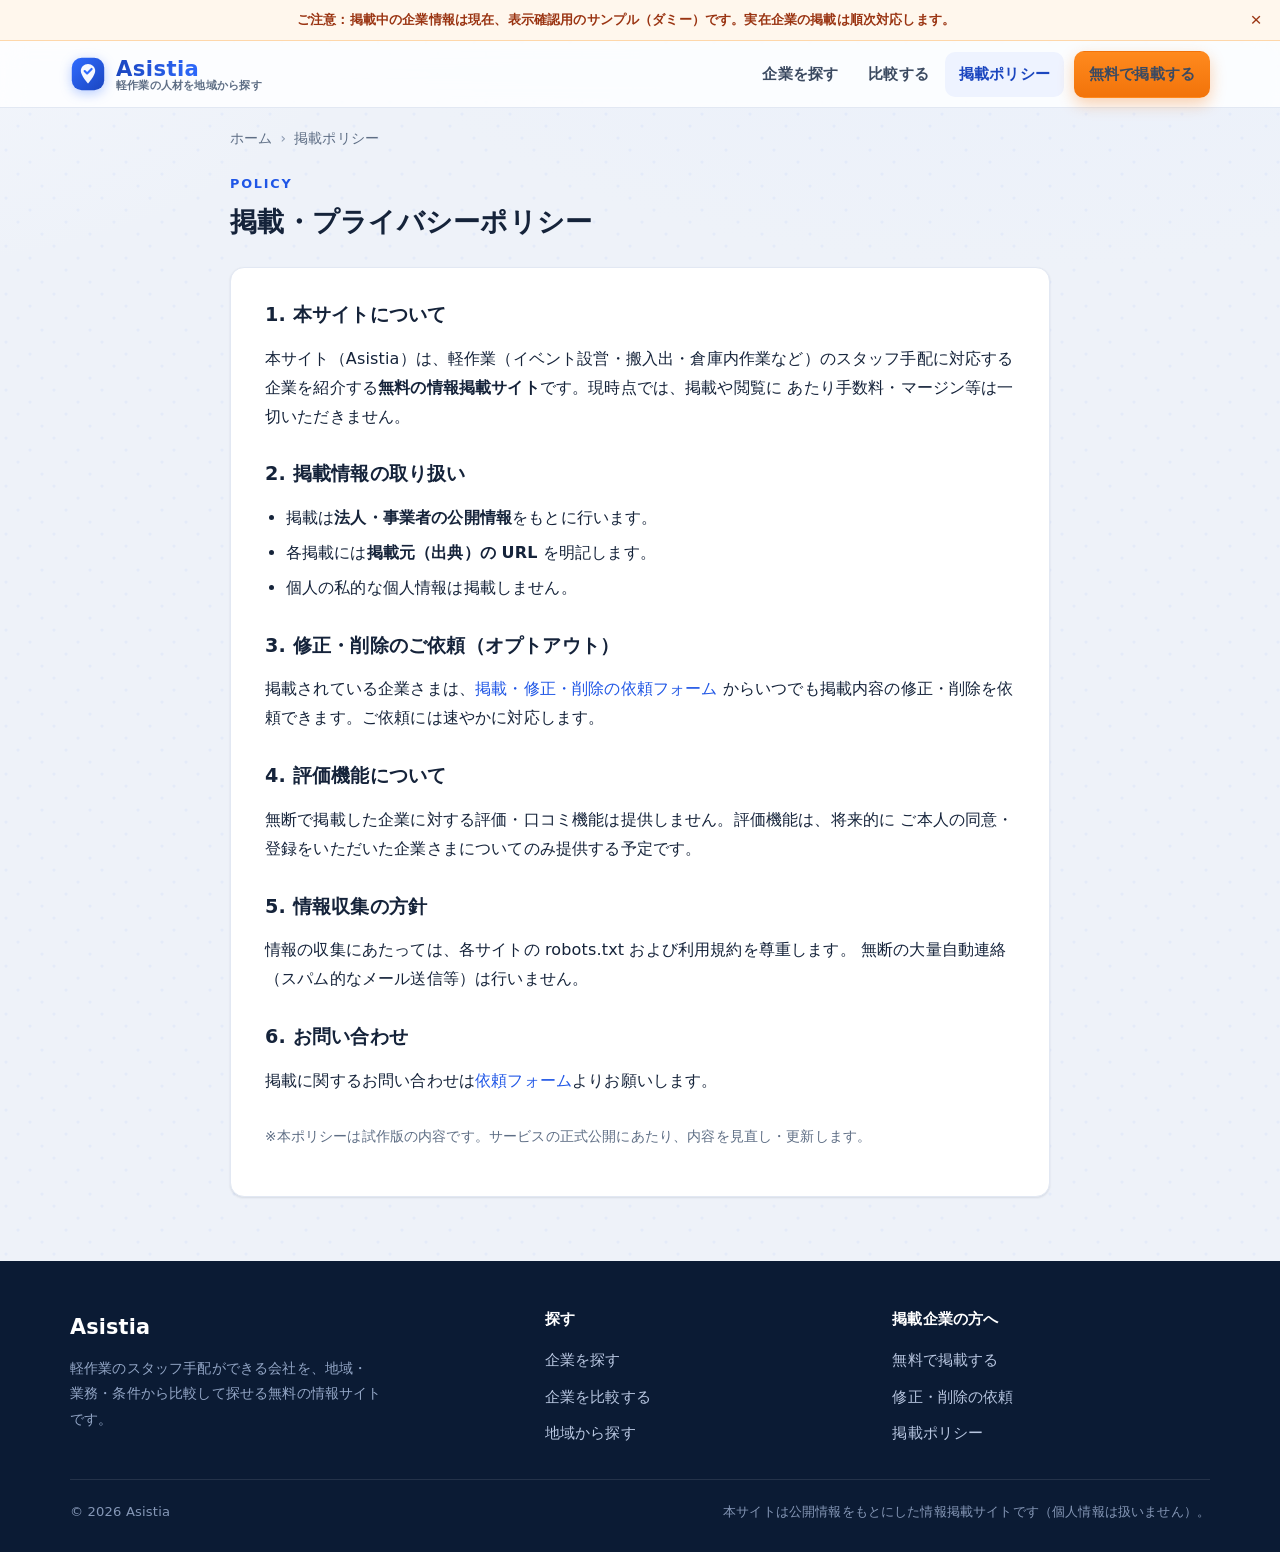
<file: policy.html>
<!DOCTYPE html>
<html lang="ja">
  <head>
    <meta charset="UTF-8" />
    <meta name="viewport" content="width=device-width, initial-scale=1.0" />
    <title>掲載・プライバシーポリシー | Asistia</title>
    <meta name="description" content="Asistia の掲載ポリシー・プライバシーポリシー。掲載は法人の公開情報のみ・出典明記・いつでも削除依頼が可能です。" />
    <meta property="og:title" content="掲載・プライバシーポリシー | Asistia" />
    <meta property="og:type" content="website" />
    <meta property="og:locale" content="ja_JP" />
    <meta name="theme-color" content="#0c1f4a" />
    <link rel="icon" href="data:image/svg+xml,%3Csvg xmlns='http://www.w3.org/2000/svg' viewBox='0 0 40 40'%3E%3Crect width='40' height='40' rx='11' fill='%232f6bff'/%3E%3Cpath d='M20 9c-4.4 0-8 3.4-8 7.6 0 5 8 14 8 14s8-9 8-14C28 12.4 24.4 9 20 9z' fill='white'/%3E%3Cpath d='M16.4 16.6l2.6 2.6 5-5' fill='none' stroke='%232f6bff' stroke-width='2.6' stroke-linecap='round' stroke-linejoin='round'/%3E%3C/svg%3E" />
    <link rel="stylesheet" href="css/styles.css" />
  </head>
  <body>
    <header class="site-header">
      <div class="container">
        <a class="brand" href="index.html" aria-label="Asistia ホーム">
          <svg class="brand-mark" viewBox="0 0 40 40" xmlns="http://www.w3.org/2000/svg" aria-hidden="true">
            <defs><linearGradient id="bm" x1="0" y1="0" x2="1" y2="1"><stop offset="0" stop-color="#2f6bff" /><stop offset="1" stop-color="#1b46bf" /></linearGradient></defs>
            <rect x="2" y="2" width="36" height="36" rx="11" fill="url(#bm)" />
            <path d="M20 9c-4.4 0-8 3.4-8 7.6 0 5 8 14 8 14s8-9 8-14C28 12.4 24.4 9 20 9z" fill="#fff" opacity="0.96" />
            <path d="M16.3 16.7l2.7 2.7 5-5" fill="none" stroke="#2f6bff" stroke-width="2.4" stroke-linecap="round" stroke-linejoin="round" />
          </svg>
          <span class="brand-text"><span class="brand-name">Asistia</span><span class="brand-tag">軽作業の人材を地域から探す</span></span>
        </a>
        <nav class="nav" aria-label="メインナビ">
          <a href="companies.html">企業を探す</a>
          <a href="compare.html">比較する</a>
          <a href="policy.html">掲載ポリシー</a>
          <a class="btn btn-accent btn-sm nav-cta" href="register.html">無料で掲載する</a>
        </nav>
      </div>
    </header>

    <main>
      <div class="container narrow">
        <nav class="breadcrumb" aria-label="パンくず">
          <a href="index.html">ホーム</a><span class="sep">›</span><span>掲載ポリシー</span>
        </nav>
        <div class="section-head">
          <span class="eyebrow">POLICY</span>
          <h1 style="margin: 0 0 6px; font-size: 1.7rem">掲載・プライバシーポリシー</h1>
        </div>

        <div class="prose">
          <h2>1. 本サイトについて</h2>
          <p>
            本サイト（Asistia）は、軽作業（イベント設営・搬入出・倉庫内作業など）のスタッフ手配に対応する
            企業を紹介する<strong>無料の情報掲載サイト</strong>です。現時点では、掲載や閲覧に
            あたり手数料・マージン等は一切いただきません。
          </p>

          <h2>2. 掲載情報の取り扱い</h2>
          <ul>
            <li>掲載は<strong>法人・事業者の公開情報</strong>をもとに行います。</li>
            <li>各掲載には<strong>掲載元（出典）の URL</strong> を明記します。</li>
            <li>個人の私的な個人情報は掲載しません。</li>
          </ul>

          <h2>3. 修正・削除のご依頼（オプトアウト）</h2>
          <p>
            掲載されている企業さまは、<a href="request.html">掲載・修正・削除の依頼フォーム</a>
            からいつでも掲載内容の修正・削除を依頼できます。ご依頼には速やかに対応します。
          </p>

          <h2>4. 評価機能について</h2>
          <p>
            無断で掲載した企業に対する評価・口コミ機能は提供しません。評価機能は、将来的に
            ご本人の同意・登録をいただいた企業さまについてのみ提供する予定です。
          </p>

          <h2>5. 情報収集の方針</h2>
          <p>
            情報の収集にあたっては、各サイトの robots.txt および利用規約を尊重します。
            無断の大量自動連絡（スパム的なメール送信等）は行いません。
          </p>

          <h2>6. お問い合わせ</h2>
          <p>
            掲載に関するお問い合わせは<a href="request.html">依頼フォーム</a>よりお願いします。
          </p>

          <p class="text-muted" style="font-size: 0.85rem; margin-top: 28px">
            ※本ポリシーは試作版の内容です。サービスの正式公開にあたり、内容を見直し・更新します。
          </p>
        </div>
      </div>
    </main>

    <footer class="site-footer">
      <div class="container">
        <div class="footer-top">
          <div class="footer-brand">
            <span class="brand-name">Asistia</span>
            <p>軽作業のスタッフ手配ができる会社を、地域・業務・条件から比較して探せる無料の情報サイトです。</p>
          </div>
          <div class="footer-col">
            <h4>探す</h4>
            <a href="companies.html">企業を探す</a>
            <a href="compare.html">企業を比較する</a>
            <a href="index.html#regions">地域から探す</a>
          </div>
          <div class="footer-col">
            <h4>掲載企業の方へ</h4>
            <a href="register.html">無料で掲載する</a>
            <a href="request.html">修正・削除の依頼</a>
            <a href="policy.html">掲載ポリシー</a>
          </div>
        </div>
        <div class="footer-bottom">
          <span class="copyright">© Asistia</span>
          <span>本サイトは公開情報をもとにした情報掲載サイトです（個人情報は扱いません）。</span>
        </div>
      </div>
    </footer>

    <script src="js/ui.js"></script>
  </body>
</html>
</file>
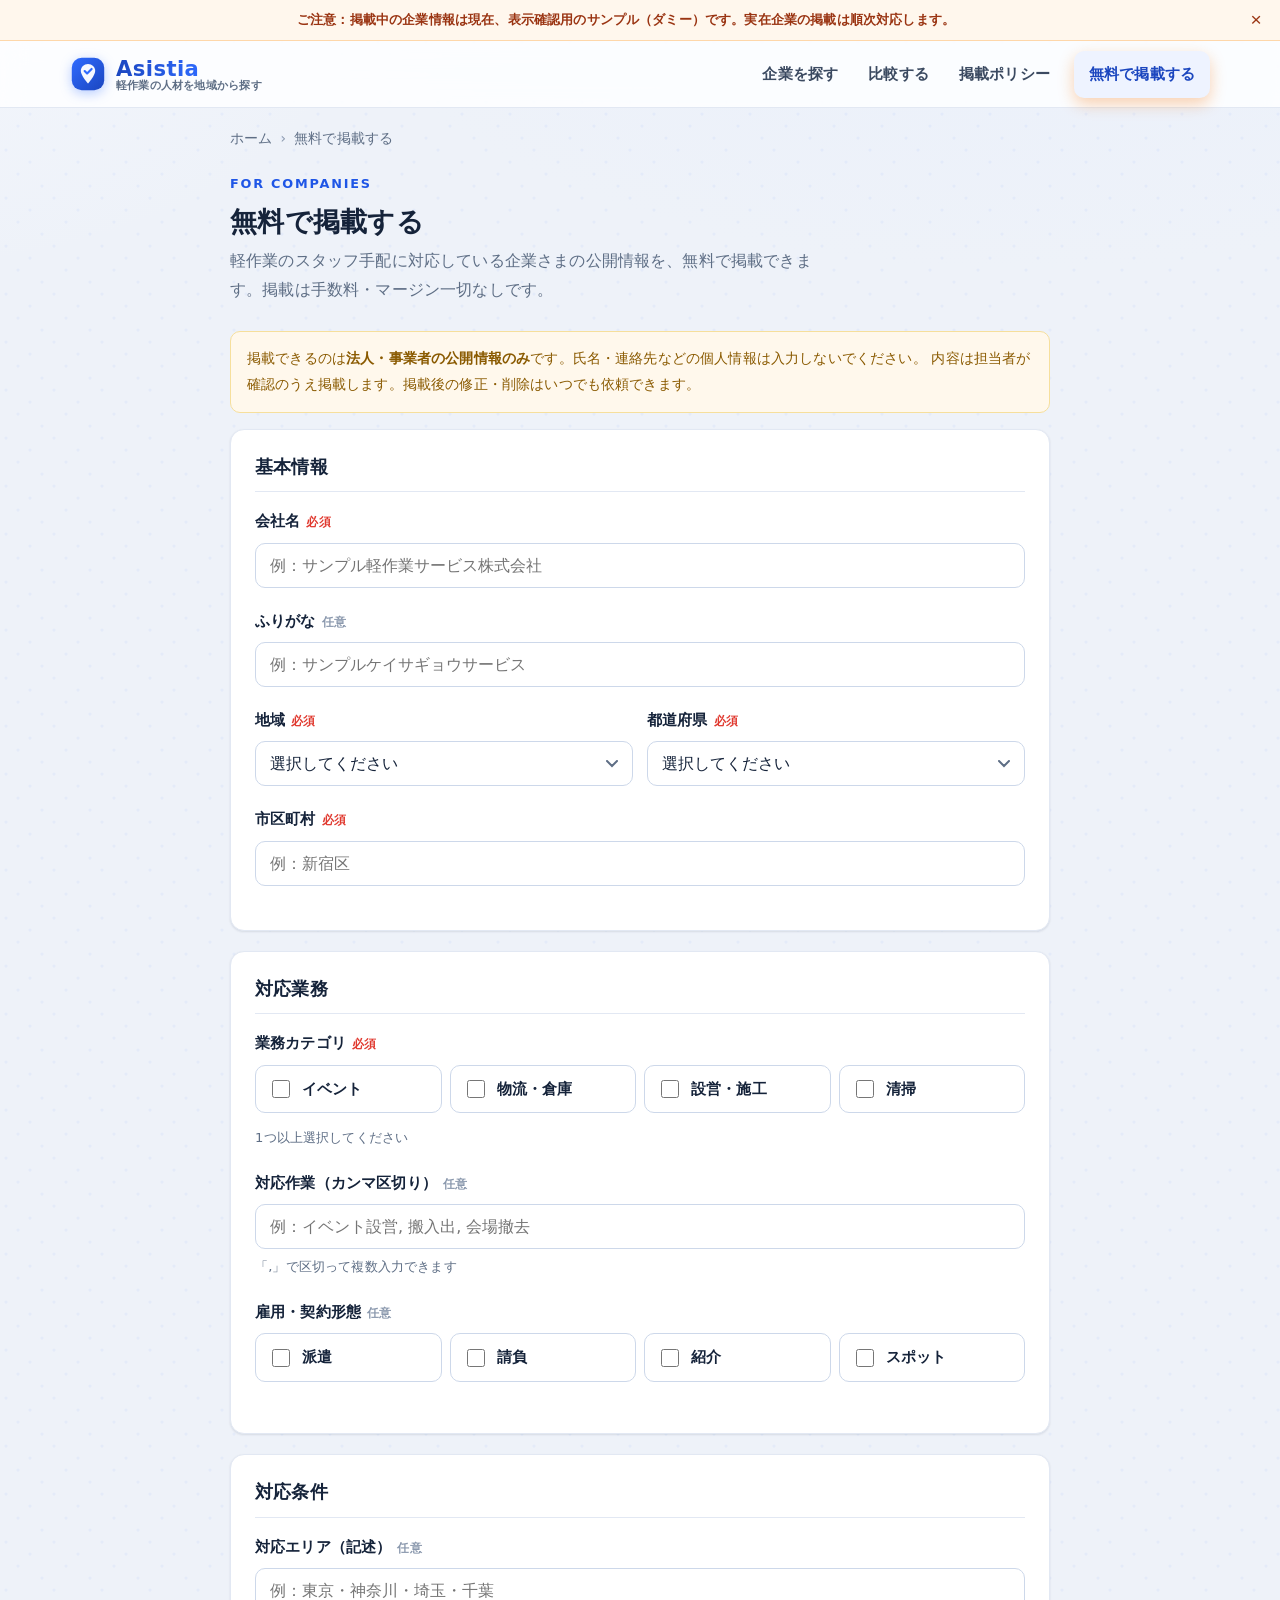
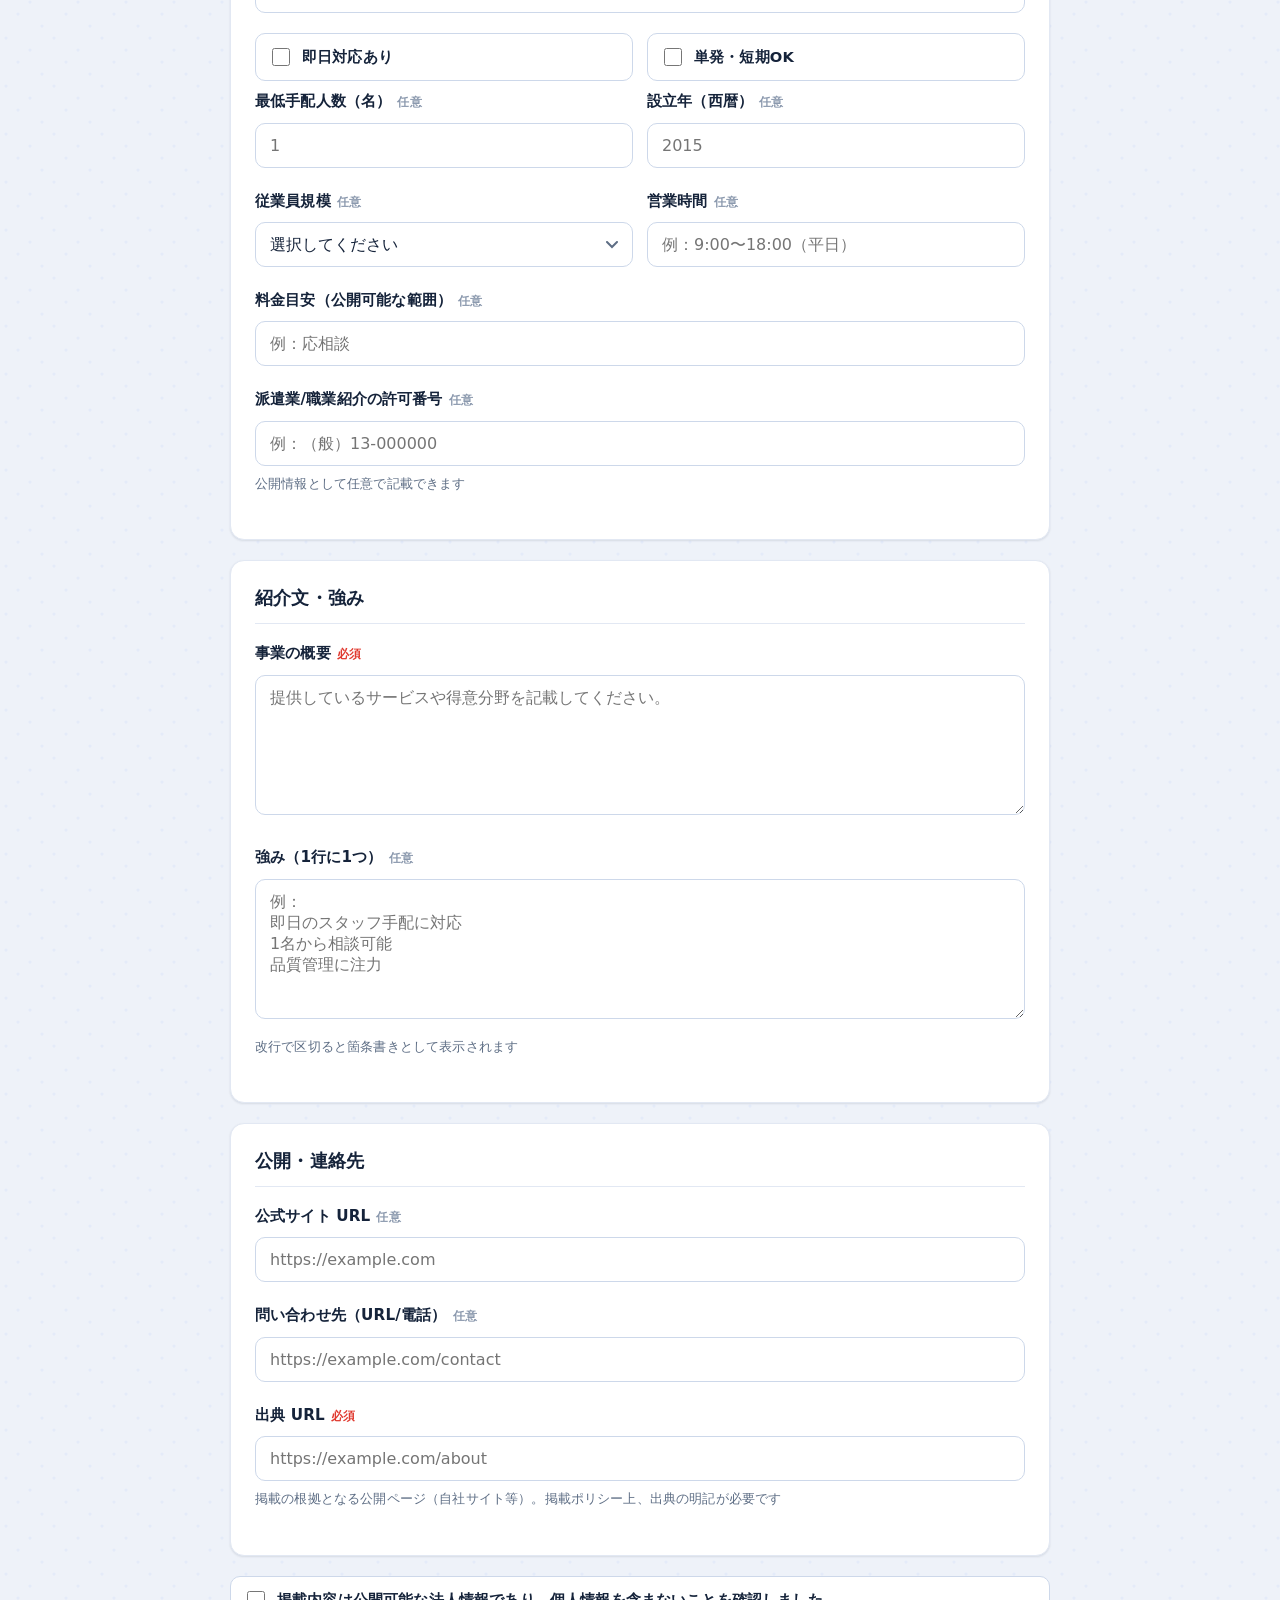
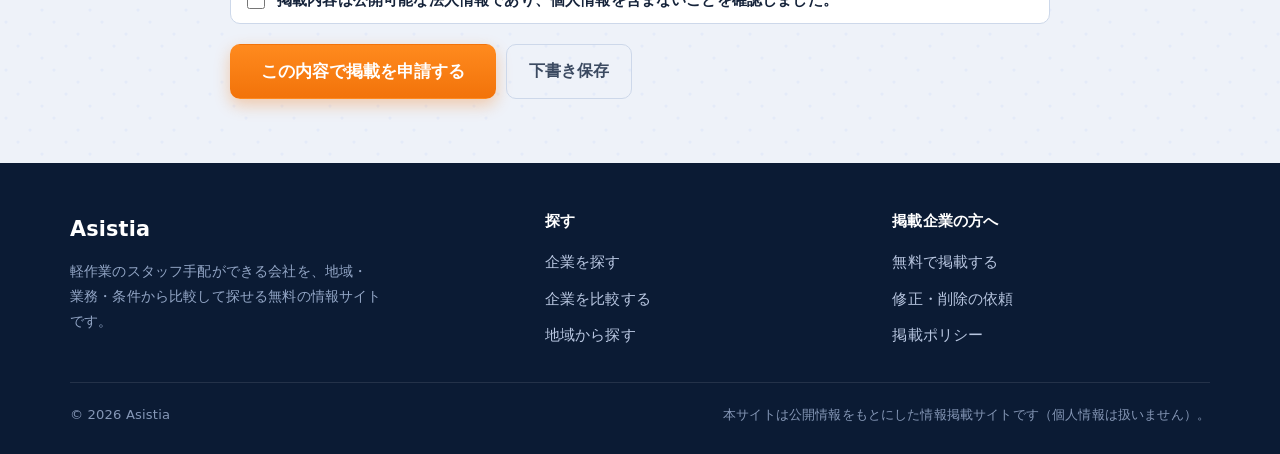
<file: register.html>
<!DOCTYPE html>
<html lang="ja">
  <head>
    <meta charset="UTF-8" />
    <meta name="viewport" content="width=device-width, initial-scale=1.0" />
    <title>無料で掲載する | Asistia</title>
    <meta name="description" content="軽作業のスタッフ手配に対応する企業さま向けの無料掲載フォーム。対応エリアや得意分野などの公開情報を掲載できます。" />
    <meta property="og:title" content="無料で掲載する | Asistia" />
    <meta property="og:type" content="website" />
    <meta property="og:locale" content="ja_JP" />
    <meta name="robots" content="noindex" />
    <meta name="theme-color" content="#0c1f4a" />
    <link rel="icon" href="data:image/svg+xml,%3Csvg xmlns='http://www.w3.org/2000/svg' viewBox='0 0 40 40'%3E%3Crect width='40' height='40' rx='11' fill='%232f6bff'/%3E%3Cpath d='M20 9c-4.4 0-8 3.4-8 7.6 0 5 8 14 8 14s8-9 8-14C28 12.4 24.4 9 20 9z' fill='white'/%3E%3Cpath d='M16.4 16.6l2.6 2.6 5-5' fill='none' stroke='%232f6bff' stroke-width='2.6' stroke-linecap='round' stroke-linejoin='round'/%3E%3C/svg%3E" />
    <link rel="stylesheet" href="css/styles.css" />
  </head>
  <body>
    <header class="site-header">
      <div class="container">
        <a class="brand" href="index.html" aria-label="Asistia ホーム">
          <svg class="brand-mark" viewBox="0 0 40 40" xmlns="http://www.w3.org/2000/svg" aria-hidden="true">
            <defs><linearGradient id="bm" x1="0" y1="0" x2="1" y2="1"><stop offset="0" stop-color="#2f6bff" /><stop offset="1" stop-color="#1b46bf" /></linearGradient></defs>
            <rect x="2" y="2" width="36" height="36" rx="11" fill="url(#bm)" />
            <path d="M20 9c-4.4 0-8 3.4-8 7.6 0 5 8 14 8 14s8-9 8-14C28 12.4 24.4 9 20 9z" fill="#fff" opacity="0.96" />
            <path d="M16.3 16.7l2.7 2.7 5-5" fill="none" stroke="#2f6bff" stroke-width="2.4" stroke-linecap="round" stroke-linejoin="round" />
          </svg>
          <span class="brand-text"><span class="brand-name">Asistia</span><span class="brand-tag">軽作業の人材を地域から探す</span></span>
        </a>
        <nav class="nav" aria-label="メインナビ">
          <a href="companies.html">企業を探す</a>
          <a href="compare.html">比較する</a>
          <a href="policy.html">掲載ポリシー</a>
          <a class="btn btn-accent btn-sm nav-cta" href="register.html">無料で掲載する</a>
        </nav>
      </div>
    </header>

    <main>
      <div class="container narrow">
        <nav class="breadcrumb" aria-label="パンくず">
          <a href="index.html">ホーム</a><span class="sep">›</span><span>無料で掲載する</span>
        </nav>
        <div class="section-head">
          <span class="eyebrow">FOR COMPANIES</span>
          <h1 id="form-title" style="margin: 0 0 6px; font-size: 1.7rem">無料で掲載する</h1>
          <p>軽作業のスタッフ手配に対応している企業さまの公開情報を、無料で掲載できます。掲載は手数料・マージン一切なしです。</p>
        </div>

        <div class="notice notice-warn">
          掲載できるのは<strong>法人・事業者の公開情報のみ</strong>です。氏名・連絡先などの個人情報は入力しないでください。
          内容は担当者が確認のうえ掲載します。掲載後の修正・削除はいつでも依頼できます。
        </div>

        <div id="form-result"></div>
        <form id="company-form" novalidate></form>
      </div>
    </main>

    <footer class="site-footer">
      <div class="container">
        <div class="footer-top">
          <div class="footer-brand">
            <span class="brand-name">Asistia</span>
            <p>軽作業のスタッフ手配ができる会社を、地域・業務・条件から比較して探せる無料の情報サイトです。</p>
          </div>
          <div class="footer-col">
            <h4>探す</h4>
            <a href="companies.html">企業を探す</a>
            <a href="compare.html">企業を比較する</a>
            <a href="index.html#regions">地域から探す</a>
          </div>
          <div class="footer-col">
            <h4>掲載企業の方へ</h4>
            <a href="register.html">無料で掲載する</a>
            <a href="request.html">修正・削除の依頼</a>
            <a href="policy.html">掲載ポリシー</a>
          </div>
        </div>
        <div class="footer-bottom">
          <span class="copyright">© Asistia</span>
          <span>本サイトは公開情報をもとにした情報掲載サイトです（個人情報は扱いません）。</span>
        </div>
      </div>
    </footer>

    <script src="js/ui.js"></script>
    <script src="js/data.js"></script>
    <script src="js/register.js"></script>
  </body>
</html>
</file>
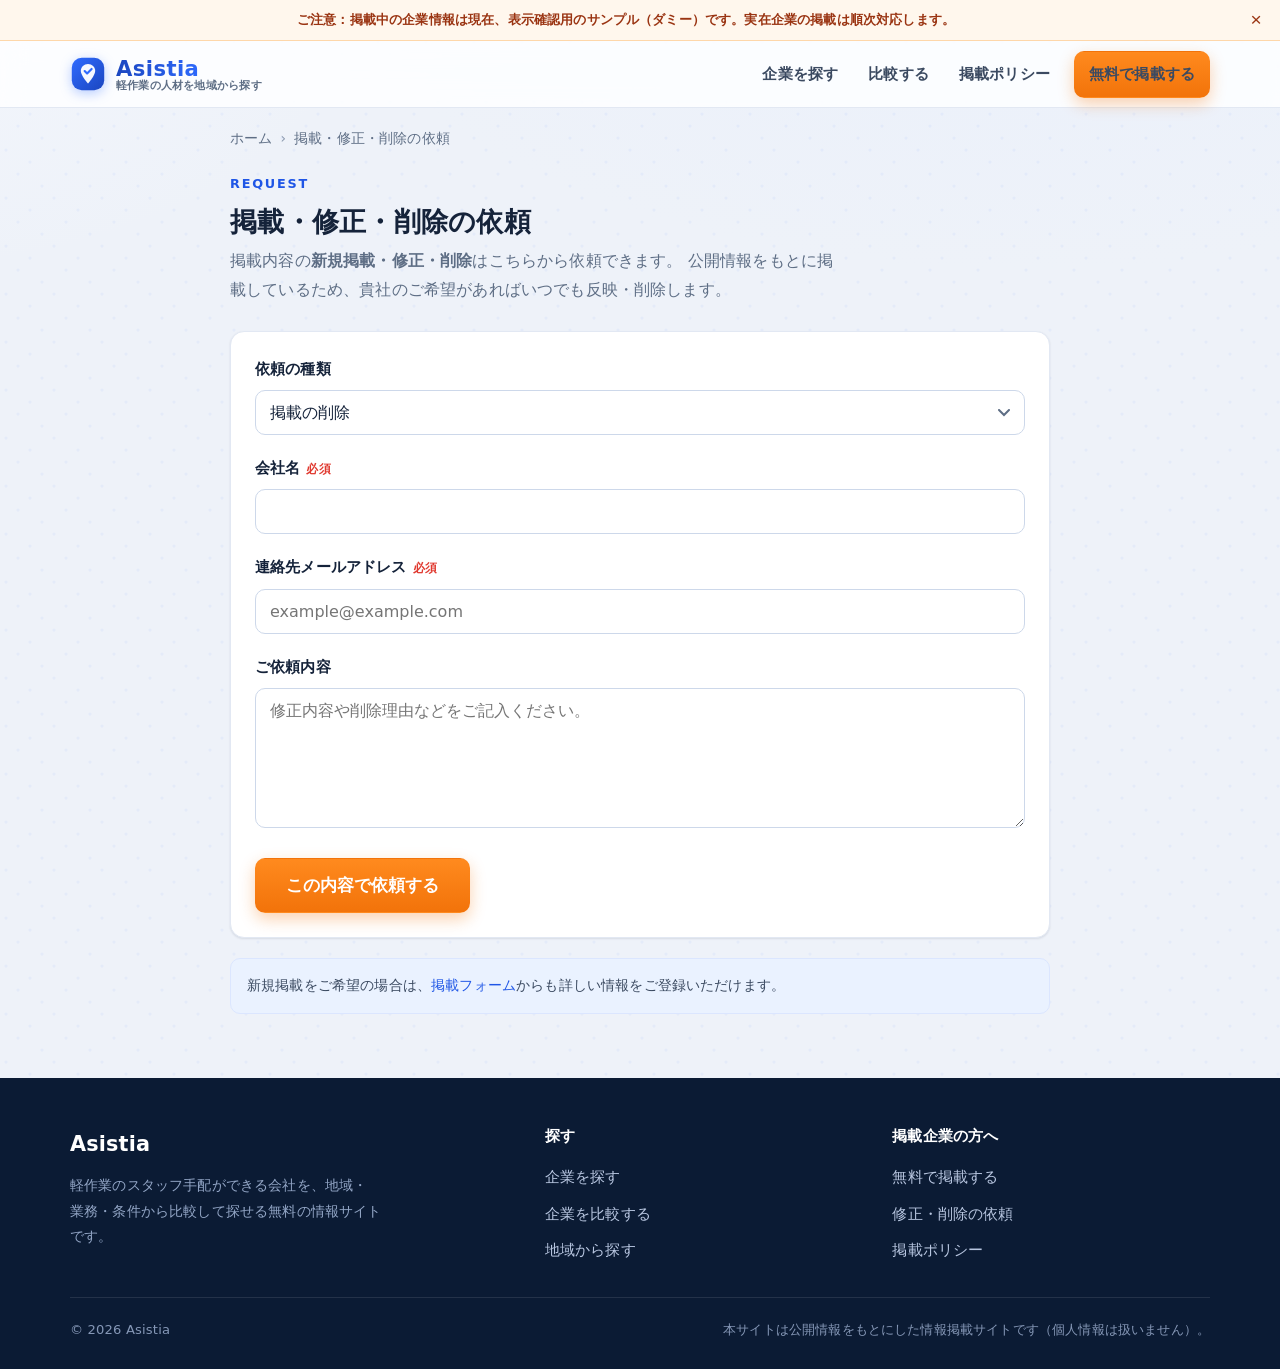
<file: request.html>
<!DOCTYPE html>
<html lang="ja">
  <head>
    <meta charset="UTF-8" />
    <meta name="viewport" content="width=device-width, initial-scale=1.0" />
    <title>掲載・修正・削除の依頼 | Asistia</title>
    <meta name="description" content="掲載内容の新規掲載・修正・削除の依頼フォームです。掲載企業さまはいつでも反映・削除を依頼できます。" />
    <meta name="robots" content="noindex" />
    <meta name="theme-color" content="#0c1f4a" />
    <link rel="icon" href="data:image/svg+xml,%3Csvg xmlns='http://www.w3.org/2000/svg' viewBox='0 0 40 40'%3E%3Crect width='40' height='40' rx='11' fill='%232f6bff'/%3E%3Cpath d='M20 9c-4.4 0-8 3.4-8 7.6 0 5 8 14 8 14s8-9 8-14C28 12.4 24.4 9 20 9z' fill='white'/%3E%3Cpath d='M16.4 16.6l2.6 2.6 5-5' fill='none' stroke='%232f6bff' stroke-width='2.6' stroke-linecap='round' stroke-linejoin='round'/%3E%3C/svg%3E" />
    <link rel="stylesheet" href="css/styles.css" />
  </head>
  <body>
    <header class="site-header">
      <div class="container">
        <a class="brand" href="index.html" aria-label="Asistia ホーム">
          <svg class="brand-mark" viewBox="0 0 40 40" xmlns="http://www.w3.org/2000/svg" aria-hidden="true">
            <defs><linearGradient id="bm" x1="0" y1="0" x2="1" y2="1"><stop offset="0" stop-color="#2f6bff" /><stop offset="1" stop-color="#1b46bf" /></linearGradient></defs>
            <rect x="2" y="2" width="36" height="36" rx="11" fill="url(#bm)" />
            <path d="M20 9c-4.4 0-8 3.4-8 7.6 0 5 8 14 8 14s8-9 8-14C28 12.4 24.4 9 20 9z" fill="#fff" opacity="0.96" />
            <path d="M16.3 16.7l2.7 2.7 5-5" fill="none" stroke="#2f6bff" stroke-width="2.4" stroke-linecap="round" stroke-linejoin="round" />
          </svg>
          <span class="brand-text"><span class="brand-name">Asistia</span><span class="brand-tag">軽作業の人材を地域から探す</span></span>
        </a>
        <nav class="nav" aria-label="メインナビ">
          <a href="companies.html">企業を探す</a>
          <a href="compare.html">比較する</a>
          <a href="policy.html">掲載ポリシー</a>
          <a class="btn btn-accent btn-sm nav-cta" href="register.html">無料で掲載する</a>
        </nav>
      </div>
    </header>

    <main>
      <div class="container narrow">
        <nav class="breadcrumb" aria-label="パンくず">
          <a href="index.html">ホーム</a><span class="sep">›</span><span>掲載・修正・削除の依頼</span>
        </nav>
        <div class="section-head">
          <span class="eyebrow">REQUEST</span>
          <h1 style="margin: 0 0 6px; font-size: 1.7rem">掲載・修正・削除の依頼</h1>
          <p>
            掲載内容の<strong>新規掲載・修正・削除</strong>はこちらから依頼できます。
            公開情報をもとに掲載しているため、貴社のご希望があればいつでも反映・削除します。
          </p>
        </div>

        <section class="panel">
          <form id="request-form" novalidate>
            <div class="field">
              <label for="type">依頼の種類</label>
              <select id="type" name="type">
                <option value="削除">掲載の削除</option>
                <option value="修正">掲載内容の修正</option>
                <option value="新規掲載">新規掲載の希望</option>
              </select>
            </div>
            <div class="field">
              <label for="company">会社名<span class="req">必須</span></label>
              <input type="text" id="company" name="company" required />
            </div>
            <div class="field">
              <label for="email">連絡先メールアドレス<span class="req">必須</span></label>
              <input type="email" id="email" name="email" required placeholder="example@example.com" />
            </div>
            <div class="field">
              <label for="message">ご依頼内容</label>
              <textarea id="message" name="message" placeholder="修正内容や削除理由などをご記入ください。"></textarea>
            </div>
            <button class="btn btn-accent btn-lg" type="submit">この内容で依頼する</button>
          </form>
          <p id="request-result" class="notice" style="display: none"></p>
        </section>

        <div class="notice">
          新規掲載をご希望の場合は、<a href="register.html">掲載フォーム</a>からも詳しい情報をご登録いただけます。
        </div>
      </div>
    </main>

    <footer class="site-footer">
      <div class="container">
        <div class="footer-top">
          <div class="footer-brand">
            <span class="brand-name">Asistia</span>
            <p>軽作業のスタッフ手配ができる会社を、地域・業務・条件から比較して探せる無料の情報サイトです。</p>
          </div>
          <div class="footer-col">
            <h4>探す</h4>
            <a href="companies.html">企業を探す</a>
            <a href="compare.html">企業を比較する</a>
            <a href="index.html#regions">地域から探す</a>
          </div>
          <div class="footer-col">
            <h4>掲載企業の方へ</h4>
            <a href="register.html">無料で掲載する</a>
            <a href="request.html">修正・削除の依頼</a>
            <a href="policy.html">掲載ポリシー</a>
          </div>
        </div>
        <div class="footer-bottom">
          <span class="copyright">© Asistia</span>
          <span>本サイトは公開情報をもとにした情報掲載サイトです（個人情報は扱いません）。</span>
        </div>
      </div>
    </footer>

    <script src="js/ui.js"></script>
    <script src="js/data.js"></script>
    <script src="js/request.js"></script>
  </body>
</html>
</file>
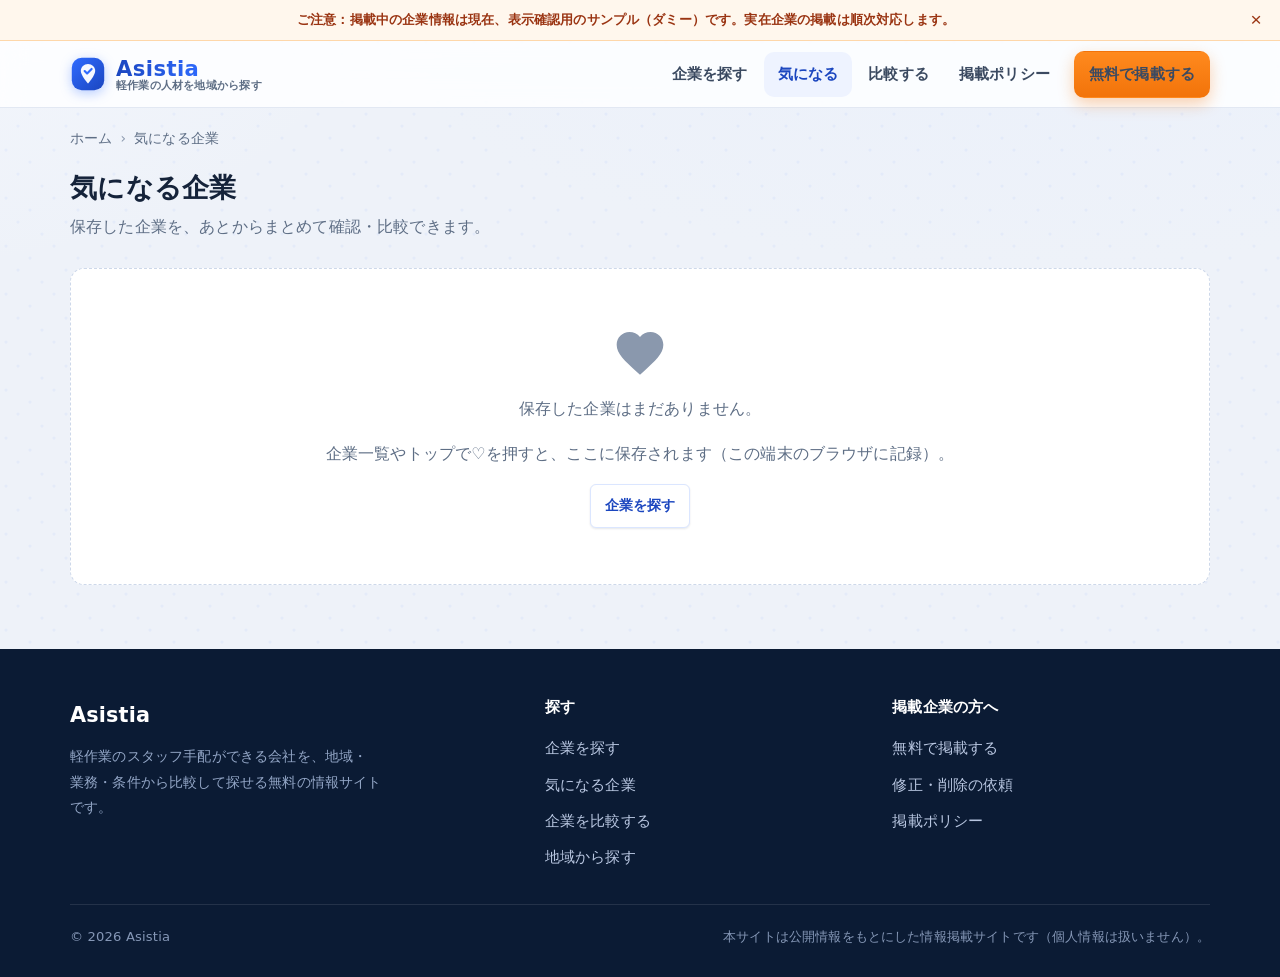
<file: saved.html>
<!DOCTYPE html>
<html lang="ja">
  <head>
    <meta charset="UTF-8" />
    <meta name="viewport" content="width=device-width, initial-scale=1.0" />
    <title>気になる企業 | Asistia</title>
    <meta name="description" content="気になる軽作業の人材サービス企業を保存して、あとからまとめて確認・比較できます。保存内容はこの端末のブラウザに記録されます。" />
    <meta property="og:title" content="気になる企業 | Asistia" />
    <meta property="og:type" content="website" />
    <meta property="og:locale" content="ja_JP" />
    <meta name="theme-color" content="#0c1f4a" />
    <link rel="icon" href="data:image/svg+xml,%3Csvg xmlns='http://www.w3.org/2000/svg' viewBox='0 0 40 40'%3E%3Crect width='40' height='40' rx='11' fill='%232f6bff'/%3E%3Cpath d='M20 9c-4.4 0-8 3.4-8 7.6 0 5 8 14 8 14s8-9 8-14C28 12.4 24.4 9 20 9z' fill='white'/%3E%3Cpath d='M16.4 16.6l2.6 2.6 5-5' fill='none' stroke='%232f6bff' stroke-width='2.6' stroke-linecap='round' stroke-linejoin='round'/%3E%3C/svg%3E" />
    <link rel="stylesheet" href="css/styles.css" />
  </head>
  <body>
    <header class="site-header">
      <div class="container">
        <a class="brand" href="index.html" aria-label="Asistia ホーム">
          <svg class="brand-mark" viewBox="0 0 40 40" xmlns="http://www.w3.org/2000/svg" aria-hidden="true">
            <defs><linearGradient id="bm" x1="0" y1="0" x2="1" y2="1"><stop offset="0" stop-color="#2f6bff" /><stop offset="1" stop-color="#1b46bf" /></linearGradient></defs>
            <rect x="2" y="2" width="36" height="36" rx="11" fill="url(#bm)" />
            <path d="M20 9c-4.4 0-8 3.4-8 7.6 0 5 8 14 8 14s8-9 8-14C28 12.4 24.4 9 20 9z" fill="#fff" opacity="0.96" />
            <path d="M16.3 16.7l2.7 2.7 5-5" fill="none" stroke="#2f6bff" stroke-width="2.4" stroke-linecap="round" stroke-linejoin="round" />
          </svg>
          <span class="brand-text"><span class="brand-name">Asistia</span><span class="brand-tag">軽作業の人材を地域から探す</span></span>
        </a>
        <nav class="nav" aria-label="メインナビ">
          <a href="companies.html">企業を探す</a>
          <a href="saved.html" aria-current="page">気になる</a>
          <a href="compare.html">比較する</a>
          <a href="policy.html">掲載ポリシー</a>
          <a class="btn btn-accent btn-sm nav-cta" href="register.html">無料で掲載する</a>
        </nav>
      </div>
    </header>

    <main>
      <div class="container">
        <nav class="breadcrumb" aria-label="パンくず">
          <a href="index.html">ホーム</a><span class="sep">›</span><span>気になる企業</span>
        </nav>
        <div class="section-head">
          <h1 style="margin: 0 0 6px; font-size: 1.7rem">気になる企業</h1>
          <p id="saved-count">保存した企業を、あとからまとめて確認・比較できます。</p>
        </div>
        <div id="saved-root">
          <div class="loading"><div class="spinner"></div>読み込み中…</div>
        </div>
      </div>
    </main>

    <footer class="site-footer">
      <div class="container">
        <div class="footer-top">
          <div class="footer-brand">
            <span class="brand-name">Asistia</span>
            <p>軽作業のスタッフ手配ができる会社を、地域・業務・条件から比較して探せる無料の情報サイトです。</p>
          </div>
          <div class="footer-col">
            <h4>探す</h4>
            <a href="companies.html">企業を探す</a>
            <a href="saved.html">気になる企業</a>
            <a href="compare.html">企業を比較する</a>
            <a href="index.html#regions">地域から探す</a>
          </div>
          <div class="footer-col">
            <h4>掲載企業の方へ</h4>
            <a href="register.html">無料で掲載する</a>
            <a href="request.html">修正・削除の依頼</a>
            <a href="policy.html">掲載ポリシー</a>
          </div>
        </div>
        <div class="footer-bottom">
          <span class="copyright">© Asistia</span>
          <span>本サイトは公開情報をもとにした情報掲載サイトです（個人情報は扱いません）。</span>
        </div>
      </div>
    </footer>

    <script src="js/ui.js"></script>
    <script src="js/data.js"></script>
    <script src="js/saved.js"></script>
  </body>
</html>
</file>
<file: css/styles.css>
/* =========================================================
   Asistia（アシスティア） — デザインシステム / 共通スタイル
   軽作業の人材を地域から探せる「比較・掲載」ディレクトリ
   - 信頼の濃紺 × アクションのアンバー
   - レスポンシブ（PC / タブレット / スマホ）/ ダークモード対応
   - 日本語タイポgrafィに配慮（行間・禁則・折り返し）
   ========================================================= */

/* ---------- デザイントークン ---------- */
:root {
  --font-sans: "Hiragino Kaku Gothic ProN", "Hiragino Sans", "Noto Sans JP",
    "Yu Gothic UI", "Yu Gothic", Meiryo, system-ui, sans-serif;

  /* 背景・面 */
  --bg: #eef2f9;
  --bg-grad-1: #eaf0fb;
  --bg-grad-2: #f3f6fc;
  --surface: #ffffff;
  --surface-2: #f6f8fd;
  --surface-3: #eef3fb;

  /* 罫線 */
  --line: #e2e8f3;
  --line-strong: #cdd8ea;

  /* テキスト */
  --text: #15233a;
  --text-soft: #3b4a61;
  --muted: #5e6e85;
  --muted-2: #8a98ad;

  /* ブランド（青） */
  --brand: #2f6bff;
  --brand-600: #1f56e6;
  --brand-700: #1b46bf;
  --brand-900: #122a6b;
  --brand-050: #eef3ff;
  --brand-100: #dbe6ff;

  /* 濃紺（ヘッダ/フッタ/ヒーロー） */
  --navy: #0b1b34;
  --navy-2: #102544;

  /* アクセント（アンバー：主要CTA・強調） */
  --accent: #ff8a1e;
  --accent-600: #f2730a;
  --accent-050: #fff3e6;

  /* セマンティック */
  --gold: #f4b740;
  --teal: #0fae9a;
  --success: #16a34a;
  --success-bg: #e7f7ec;
  --danger: #e0392f;
  --danger-bg: #fdecea;
  --info-bg: #eaf2ff;

  /* 角丸 */
  --r-xs: 6px;
  --r-sm: 10px;
  --r: 14px;
  --r-lg: 20px;
  --r-xl: 28px;
  --r-pill: 999px;

  /* 影（重ねて柔らかく） */
  --sh-1: 0 1px 2px rgba(16, 33, 64, 0.06), 0 1px 3px rgba(16, 33, 64, 0.05);
  --sh-2: 0 4px 10px rgba(16, 33, 64, 0.07), 0 2px 4px rgba(16, 33, 64, 0.05);
  --sh-3: 0 12px 28px rgba(16, 33, 64, 0.12), 0 4px 8px rgba(16, 33, 64, 0.06);
  --sh-4: 0 24px 60px rgba(12, 27, 52, 0.22);

  /* レイアウト */
  --w: 1180px;
  --w-narrow: 860px;
  --header-h: 66px;

  --ring: 0 0 0 3px rgba(47, 107, 255, 0.28);
}

@media (prefers-color-scheme: dark) {
  :root {
    --bg: #0a1322;
    --bg-grad-1: #0a1424;
    --bg-grad-2: #0c1830;
    --surface: #111e34;
    --surface-2: #0e1a2e;
    --surface-3: #14233c;
    --line: #233650;
    --line-strong: #2f456280;

    --text: #e7eefb;
    --text-soft: #c2cee0;
    --muted: #9fb0c6;
    --muted-2: #76869c;

    --brand: #5b8bff;
    --brand-600: #6d99ff;
    --brand-700: #4f80ff;
    --brand-900: #b9cdff;
    --brand-050: #14233f;
    --brand-100: #1b2f54;

    --navy: #06101f;
    --navy-2: #0a1830;

    --accent: #ff9b3d;
    --accent-600: #ff8a1e;
    --accent-050: #2a2014;

    --gold: #f6c560;
    --success-bg: #11331f;
    --danger-bg: #3a1816;
    --info-bg: #122747;

    --sh-1: 0 1px 2px rgba(0, 0, 0, 0.5);
    --sh-2: 0 4px 12px rgba(0, 0, 0, 0.45);
    --sh-3: 0 14px 32px rgba(0, 0, 0, 0.55);
    --sh-4: 0 24px 60px rgba(0, 0, 0, 0.6);
    --ring: 0 0 0 3px rgba(91, 139, 255, 0.4);
  }
}

/* ---------- リセット / ベース ---------- */
*,
*::before,
*::after {
  box-sizing: border-box;
}

html {
  scroll-behavior: smooth;
  -webkit-text-size-adjust: 100%;
}

body {
  margin: 0;
  font-family: var(--font-sans);
  color: var(--text);
  background-color: var(--bg);
  background-image:
    url("../assets/bg-texture.svg"),
    radial-gradient(1200px 600px at 80% -10%, var(--bg-grad-1), transparent 60%),
    radial-gradient(900px 500px at -10% 0%, var(--bg-grad-2), transparent 55%);
  background-repeat: repeat, no-repeat, no-repeat;
  background-size: 48px 48px, auto, auto;
  background-attachment: scroll, fixed, fixed;
  line-height: 1.8;
  font-size: 16px;
  letter-spacing: 0.01em;
  -webkit-font-smoothing: antialiased;
  text-rendering: optimizeLegibility;
  word-break: normal;
  overflow-wrap: anywhere;
  line-break: strict;
}

img,
svg {
  max-width: 100%;
}

a {
  color: var(--brand-600);
  text-decoration: none;
}

a:hover {
  text-decoration: underline;
}

h1,
h2,
h3,
h4 {
  letter-spacing: 0.01em;
  line-height: 1.4;
  text-wrap: balance;
}

p {
  text-wrap: pretty;
}

:focus-visible {
  outline: none;
  box-shadow: var(--ring);
  border-radius: 4px;
}

.skip-link {
  position: absolute;
  left: -9999px;
  top: 0;
  background: var(--brand);
  color: #fff;
  padding: 10px 16px;
  border-radius: 0 0 var(--r-sm) 0;
  z-index: 100;
}
.skip-link:focus {
  left: 0;
}

/* 折り返しを意図する箇所（改行をきれいに） */
.nowrap {
  white-space: nowrap;
}
.keep {
  word-break: keep-all;
  overflow-wrap: anywhere;
}

/* ---------- レイアウト ---------- */
.container {
  width: 100%;
  max-width: var(--w);
  margin: 0 auto;
  padding: 0 20px;
}
.container.narrow {
  max-width: var(--w-narrow);
}

.section {
  padding: 56px 0;
}
.section.tight {
  padding: 36px 0;
}
.section-head {
  margin-bottom: 26px;
}
.section-head .eyebrow {
  display: inline-block;
  font-size: 0.8rem;
  font-weight: 800;
  letter-spacing: 0.14em;
  color: var(--brand-600);
  margin-bottom: 8px;
}
.section-head h2 {
  margin: 0 0 8px;
  font-size: clamp(1.4rem, 1.1rem + 1.2vw, 1.9rem);
}
.section-head p {
  margin: 0;
  color: var(--muted);
  max-width: 60ch;
}
.section-alt {
  background-color: var(--surface-2);
  background-image: url("../assets/bg-texture.svg");
  background-size: 48px 48px;
  border-top: 1px solid var(--line);
  border-bottom: 1px solid var(--line);
}

/* ---------- ヘッダー / ナビ ---------- */
.site-header {
  position: sticky;
  top: 0;
  z-index: 40;
  background: color-mix(in srgb, var(--surface) 82%, transparent);
  backdrop-filter: saturate(180%) blur(12px);
  -webkit-backdrop-filter: saturate(180%) blur(12px);
  border-bottom: 1px solid var(--line);
}
.site-header .container {
  display: flex;
  align-items: center;
  gap: 18px;
  min-height: var(--header-h);
}

.brand {
  display: inline-flex;
  align-items: center;
  gap: 10px;
  color: var(--text);
  flex-shrink: 0;
}
.brand:hover {
  text-decoration: none;
}
.brand .brand-mark {
  width: 36px;
  height: 36px;
  flex: 0 0 auto;
  filter: drop-shadow(0 3px 6px rgba(47, 107, 255, 0.35));
}
.brand .brand-text {
  display: flex;
  flex-direction: column;
  line-height: 1.05;
}
.brand .brand-name {
  font-size: 1.32rem;
  font-weight: 800;
  letter-spacing: 0.02em;
  background: linear-gradient(92deg, var(--brand-700), var(--brand) 60%, var(--accent));
  -webkit-background-clip: text;
  background-clip: text;
  color: transparent;
}
.brand .brand-tag {
  font-size: 0.66rem;
  color: var(--muted);
  font-weight: 600;
  letter-spacing: 0.02em;
}

.nav {
  display: flex;
  align-items: center;
  gap: 2px;
  margin-left: auto;
}
.nav a {
  color: var(--text-soft);
  font-size: 0.95rem;
  font-weight: 600;
  padding: 9px 14px;
  border-radius: var(--r-sm);
  white-space: nowrap;
}
.nav a:hover {
  background: var(--surface-2);
  color: var(--text);
  text-decoration: none;
}
.nav a[aria-current="page"] {
  color: var(--brand-700);
  background: var(--brand-050);
}
.nav .nav-cta {
  margin-left: 8px;
}
.sample-bar {
  display: flex;
  align-items: center;
  justify-content: center;
  gap: 12px;
  padding: 8px 44px 8px 16px;
  position: relative;
  background: #fff7ed;
  color: #9a3412;
  border-bottom: 1px solid #fed7aa;
  font-size: 0.84rem;
  font-weight: 600;
  text-align: center;
}
.sample-bar-close {
  position: absolute;
  right: 10px;
  top: 50%;
  transform: translateY(-50%);
  width: 28px;
  height: 28px;
  border: none;
  background: transparent;
  color: #9a3412;
  font-size: 1.2rem;
  line-height: 1;
  cursor: pointer;
  border-radius: var(--r-xs);
}
.sample-bar-close:hover {
  background: #ffedd5;
}
@media (prefers-color-scheme: dark) {
  .sample-bar {
    background: #3a2410;
    color: #fdba74;
    border-bottom-color: #5a3a1a;
  }
  .sample-bar-close {
    color: #fdba74;
  }
  .sample-bar-close:hover {
    background: #4a2f15;
  }
}
.nav-count {
  display: inline-flex;
  align-items: center;
  justify-content: center;
  min-width: 18px;
  height: 18px;
  padding: 0 5px;
  margin-left: 6px;
  border-radius: 999px;
  background: var(--accent);
  color: #fff;
  font-size: 0.7rem;
  font-weight: 800;
  line-height: 1;
  vertical-align: middle;
}

.nav-toggle {
  display: none;
  margin-left: auto;
  border: 1px solid var(--line-strong);
  background: var(--surface);
  color: var(--text);
  border-radius: var(--r-sm);
  width: 44px;
  height: 40px;
  font-size: 1.2rem;
  cursor: pointer;
  align-items: center;
  justify-content: center;
}

/* ---------- ボタン ---------- */
.btn {
  --btn-bg: var(--brand);
  --btn-fg: #fff;
  display: inline-flex;
  align-items: center;
  justify-content: center;
  gap: 8px;
  padding: 12px 22px;
  border-radius: var(--r-sm);
  border: 1px solid transparent;
  background: var(--btn-bg);
  color: var(--btn-fg);
  font-size: 1rem;
  font-weight: 700;
  font-family: inherit;
  cursor: pointer;
  text-align: center;
  white-space: nowrap;
  transition: transform 0.08s ease, box-shadow 0.18s ease, background 0.18s ease,
    filter 0.18s ease;
}
.btn:hover {
  text-decoration: none;
  box-shadow: var(--sh-2);
  filter: brightness(1.04);
}
.btn:active {
  transform: translateY(1px);
}
.btn-accent {
  --btn-bg: linear-gradient(180deg, var(--accent), var(--accent-600));
  box-shadow: 0 6px 16px rgba(242, 115, 10, 0.32);
}
.btn-accent:hover {
  box-shadow: 0 10px 24px rgba(242, 115, 10, 0.4);
}
.btn-secondary {
  --btn-bg: var(--surface);
  --btn-fg: var(--brand-700);
  border-color: var(--brand-100);
  box-shadow: var(--sh-1);
}
.btn-secondary:hover {
  background: var(--brand-050);
}
.btn-ghost {
  --btn-bg: transparent;
  --btn-fg: var(--text-soft);
  border-color: var(--line-strong);
}
.btn-ghost:hover {
  background: var(--surface-2);
  color: var(--text);
  box-shadow: none;
}
.btn-sm {
  padding: 8px 14px;
  font-size: 0.88rem;
  border-radius: var(--r-xs);
}
.btn-lg {
  padding: 15px 30px;
  font-size: 1.06rem;
}
.btn-block {
  width: 100%;
}
.btn[disabled] {
  opacity: 0.55;
  cursor: not-allowed;
  filter: none;
  box-shadow: none;
}

/* ---------- バッジ / タグ / チップ ---------- */
.badge {
  display: inline-flex;
  align-items: center;
  gap: 4px;
  padding: 2px 9px;
  border-radius: var(--r-pill);
  font-size: 0.7rem;
  font-weight: 800;
  letter-spacing: 0.03em;
  line-height: 1.7;
}
.badge-new {
  background: var(--success-bg);
  color: var(--success);
}
.badge-featured {
  background: linear-gradient(180deg, #fff5d6, #ffe9a8);
  color: #946800;
  border: 1px solid #f3d88a;
}
.badge-soft {
  background: var(--brand-050);
  color: var(--brand-700);
}

.tags {
  display: flex;
  flex-wrap: wrap;
  gap: 6px;
}
.tag {
  display: inline-block;
  padding: 3px 11px;
  background: var(--brand-050);
  color: var(--brand-700);
  border-radius: var(--r-pill);
  font-size: 0.78rem;
  font-weight: 600;
  border: 1px solid var(--brand-100);
}
.tag-plain {
  background: var(--surface-2);
  color: var(--muted);
  border-color: var(--line);
}

/* 機能の可否ピル（即日/単発 等） */
.feat-pill {
  display: inline-flex;
  align-items: center;
  gap: 5px;
  font-size: 0.78rem;
  font-weight: 700;
  padding: 3px 10px;
  border-radius: var(--r-pill);
  border: 1px solid var(--line);
  color: var(--muted);
  background: var(--surface-2);
}
.feat-pill.on {
  color: var(--teal);
  border-color: color-mix(in srgb, var(--teal) 40%, var(--line));
  background: color-mix(in srgb, var(--teal) 12%, var(--surface));
}
.feat-pill.on::before {
  content: "✓";
  font-weight: 900;
}
.feat-pill.off {
  opacity: 0.7;
}
.feat-pill.off::before {
  content: "–";
}

/* ---------- フォーム ---------- */
input[type="text"],
input[type="search"],
input[type="email"],
input[type="tel"],
input[type="url"],
input[type="number"],
select,
textarea {
  width: 100%;
  padding: 12px 14px;
  border: 1px solid var(--line-strong);
  border-radius: var(--r-sm);
  font-size: 1rem;
  font-family: inherit;
  background: var(--surface);
  color: var(--text);
  transition: border-color 0.15s ease, box-shadow 0.15s ease;
}
input:focus,
select:focus,
textarea:focus {
  border-color: var(--brand);
  outline: none;
  box-shadow: var(--ring);
}
select {
  appearance: none;
  background-image: url("data:image/svg+xml,%3Csvg xmlns='http://www.w3.org/2000/svg' width='12' height='8' viewBox='0 0 12 8'%3E%3Cpath d='M1 1l5 5 5-5' fill='none' stroke='%235e6e85' stroke-width='2' stroke-linecap='round'/%3E%3C/svg%3E");
  background-repeat: no-repeat;
  background-position: right 14px center;
  padding-right: 38px;
}
textarea {
  min-height: 140px;
  resize: vertical;
}
label {
  display: block;
  font-weight: 700;
  margin-bottom: 7px;
  font-size: 0.95rem;
}
label .req {
  color: var(--danger);
  font-size: 0.72rem;
  margin-left: 6px;
  font-weight: 800;
}
label .opt {
  color: var(--muted-2);
  font-size: 0.72rem;
  margin-left: 6px;
  font-weight: 600;
}
.field {
  margin-bottom: 20px;
}
.field .hint {
  font-size: 0.82rem;
  color: var(--muted);
  margin: 6px 0 0;
}
.input-error {
  border-color: var(--danger) !important;
  box-shadow: 0 0 0 3px rgba(224, 57, 47, 0.16) !important;
}
.field-error {
  color: var(--danger);
  font-size: 0.82rem;
  margin: 5px 0 0;
  font-weight: 600;
}
.check-grid {
  display: grid;
  grid-template-columns: repeat(auto-fit, minmax(150px, 1fr));
  gap: 8px;
}
.check {
  display: flex;
  align-items: center;
  gap: 9px;
  padding: 10px 12px;
  border: 1px solid var(--line-strong);
  border-radius: var(--r-sm);
  background: var(--surface);
  font-size: 0.92rem;
  font-weight: 600;
  cursor: pointer;
}
.check:hover {
  border-color: var(--brand);
  background: var(--brand-050);
}
.check input {
  width: 18px;
  height: 18px;
  accent-color: var(--brand);
}

/* ---------- ヒーロー ---------- */
.hero {
  position: relative;
  color: #eaf1ff;
  background:
    radial-gradient(900px 500px at 88% 8%, rgba(255, 138, 30, 0.35), transparent 60%),
    radial-gradient(800px 600px at 0% 100%, rgba(56, 130, 255, 0.5), transparent 55%),
    linear-gradient(135deg, #0c1f4a 0%, #16367f 45%, #1f56e6 100%);
  overflow: hidden;
}
.hero::after {
  content: "";
  position: absolute;
  inset: 0;
  background-image: radial-gradient(rgba(255, 255, 255, 0.14) 1px, transparent 1.4px);
  background-size: 26px 26px;
  opacity: 0.4;
  pointer-events: none;
}
/* 主役のイメージ（軽作業・イベント・物流のシーン） */
.hero::before {
  content: "";
  position: absolute;
  inset: 0;
  background: url("../assets/hero-bg.svg") no-repeat right center;
  background-size: cover;
  opacity: 0.75;
  pointer-events: none;
}
.hero .container {
  position: relative;
  z-index: 1;
  display: grid;
  grid-template-columns: 1.05fr 0.95fr;
  gap: 32px;
  align-items: center;
  padding-top: 56px;
  padding-bottom: 64px;
}
.hero-badge {
  display: inline-flex;
  align-items: center;
  gap: 8px;
  font-size: 0.82rem;
  font-weight: 700;
  padding: 6px 14px;
  border-radius: var(--r-pill);
  background: rgba(255, 255, 255, 0.12);
  border: 1px solid rgba(255, 255, 255, 0.28);
  margin-bottom: 18px;
}
.hero h1 {
  margin: 0 0 16px;
  font-size: clamp(1.8rem, 1.2rem + 2.6vw, 2.85rem);
  line-height: 1.32;
  letter-spacing: 0.01em;
  color: #fff;
  text-shadow: 0 2px 18px rgba(0, 0, 0, 0.18);
}
.hero h1 .hl {
  background: linear-gradient(180deg, #ffd58a, var(--accent));
  -webkit-background-clip: text;
  background-clip: text;
  color: transparent;
}
.hero .lead {
  margin: 0 0 26px;
  font-size: 1.08rem;
  color: #dbe6ff;
  max-width: 52ch;
}
.hero-search {
  background: rgba(255, 255, 255, 0.1);
  border: 1px solid rgba(255, 255, 255, 0.2);
  padding: 10px;
  border-radius: var(--r-lg);
  display: flex;
  gap: 8px;
  max-width: 560px;
  box-shadow: var(--sh-3);
  backdrop-filter: blur(4px);
}
.hero-search input {
  flex: 1 1 auto;
  border: none;
  background: rgba(255, 255, 255, 0.96);
}
.hero-search input:focus {
  box-shadow: none;
}
.hero-chips {
  margin-top: 18px;
  display: flex;
  flex-wrap: wrap;
  gap: 8px;
  align-items: center;
  font-size: 0.9rem;
}
.hero-chips .chip-label {
  opacity: 0.85;
  font-size: 0.85rem;
}
.chip {
  display: inline-flex;
  align-items: center;
  padding: 6px 13px;
  background: rgba(255, 255, 255, 0.14);
  color: #fff;
  border: 1px solid rgba(255, 255, 255, 0.32);
  border-radius: var(--r-pill);
  font-size: 0.83rem;
  font-weight: 600;
}
.chip:hover {
  background: rgba(255, 255, 255, 0.26);
  text-decoration: none;
}
.hero-art {
  position: relative;
}
.hero-art svg {
  width: 100%;
  height: auto;
  filter: drop-shadow(0 24px 50px rgba(5, 12, 30, 0.45));
}
.hero-trust {
  margin-top: 22px;
  display: flex;
  gap: 22px;
  flex-wrap: wrap;
  font-size: 0.86rem;
  color: #cdd9f5;
}
.hero-trust b {
  color: #fff;
  font-size: 1.05rem;
}

/* ---------- 統計（数字で見る） ---------- */
.stats {
  display: grid;
  grid-template-columns: repeat(4, 1fr);
  gap: 14px;
}
.stat {
  background: var(--surface);
  border: 1px solid var(--line);
  border-radius: var(--r);
  box-shadow: var(--sh-1);
  padding: 20px 16px;
  text-align: center;
}
.stat-num {
  font-size: 2rem;
  font-weight: 800;
  color: var(--brand-700);
  line-height: 1.1;
  font-feature-settings: "tnum";
}
.stat-num .unit {
  font-size: 0.9rem;
  margin-left: 2px;
  color: var(--muted);
}
.stat-label {
  font-size: 0.86rem;
  color: var(--muted);
  margin-top: 4px;
}

/* ---------- カテゴリ ---------- */
.cat-grid {
  display: grid;
  grid-template-columns: repeat(auto-fill, minmax(170px, 1fr));
  gap: 14px;
}
.cat-card {
  display: flex;
  flex-direction: column;
  gap: 8px;
  padding: 20px;
  background: var(--surface);
  border: 1px solid var(--line);
  border-radius: var(--r);
  box-shadow: var(--sh-1);
  color: var(--text);
  transition: transform 0.12s ease, box-shadow 0.18s ease, border-color 0.18s ease;
}
.cat-card:hover {
  transform: translateY(-3px);
  box-shadow: var(--sh-3);
  border-color: var(--brand-100);
  text-decoration: none;
}
.cat-ic {
  width: 46px;
  height: 46px;
  border-radius: 12px;
  display: grid;
  place-items: center;
  background: var(--brand-050);
  color: var(--brand-600);
}
.cat-ic svg {
  width: 26px;
  height: 26px;
}
.cat-card .cat-name {
  font-weight: 800;
  font-size: 1.02rem;
}
.cat-card .cat-sub {
  font-size: 0.82rem;
  color: var(--muted);
}

/* ---------- 地域グリッド ---------- */
.region-grid {
  display: grid;
  grid-template-columns: repeat(auto-fill, minmax(160px, 1fr));
  gap: 12px;
}
.region-card {
  display: flex;
  align-items: center;
  justify-content: space-between;
  gap: 8px;
  padding: 15px 16px;
  background: var(--surface);
  border: 1px solid var(--line);
  border-radius: var(--r);
  color: var(--text);
  font-weight: 700;
  box-shadow: var(--sh-1);
  transition: transform 0.1s ease, border-color 0.15s ease, box-shadow 0.18s ease;
}
.region-card:hover {
  border-color: var(--brand);
  color: var(--brand-700);
  text-decoration: none;
  transform: translateY(-2px);
  box-shadow: var(--sh-2);
}
.region-card .region-count {
  font-size: 0.8rem;
  font-weight: 700;
  color: var(--muted);
  background: var(--surface-2);
  border-radius: var(--r-pill);
  padding: 2px 10px;
}
.region-card:hover .region-count {
  background: var(--brand-050);
  color: var(--brand-700);
}

/* ---------- 「選ばれる理由」 ---------- */
.features {
  display: grid;
  grid-template-columns: repeat(auto-fit, minmax(240px, 1fr));
  gap: 18px;
}
.feature {
  background: var(--surface);
  border: 1px solid var(--line);
  border-radius: var(--r);
  padding: 26px 24px;
  box-shadow: var(--sh-1);
}
.feature .feature-ic {
  width: 50px;
  height: 50px;
  border-radius: 14px;
  display: grid;
  place-items: center;
  background: linear-gradient(180deg, var(--brand-050), #fff);
  border: 1px solid var(--brand-100);
  color: var(--brand-600);
  margin-bottom: 14px;
}
.feature .feature-ic svg {
  width: 26px;
  height: 26px;
}
.feature h3 {
  margin: 0 0 8px;
  font-size: 1.1rem;
}
.feature p {
  margin: 0;
  font-size: 0.94rem;
  color: var(--muted);
}

/* ---------- ステップ（使い方） ---------- */
.steps {
  display: grid;
  grid-template-columns: repeat(3, 1fr);
  gap: 18px;
  counter-reset: step;
}
.step {
  position: relative;
  background: var(--surface);
  border: 1px solid var(--line);
  border-radius: var(--r);
  padding: 26px 22px 22px;
  box-shadow: var(--sh-1);
}
.step::before {
  counter-increment: step;
  content: counter(step);
  position: absolute;
  top: -16px;
  left: 22px;
  width: 38px;
  height: 38px;
  border-radius: 50%;
  background: linear-gradient(180deg, var(--brand), var(--brand-700));
  color: #fff;
  font-weight: 800;
  display: grid;
  place-items: center;
  box-shadow: var(--sh-2);
}
.step h3 {
  margin: 10px 0 6px;
  font-size: 1.05rem;
}
.step p {
  margin: 0;
  font-size: 0.92rem;
  color: var(--muted);
}
.step-art {
  position: absolute;
  top: 14px;
  right: 14px;
  width: 64px;
  height: 64px;
  color: var(--brand);
  opacity: 0.1;
  pointer-events: none;
}
.step h3,
.step p {
  position: relative;
  z-index: 1;
}

/* ---------- CTA バンド ---------- */
.cta-band {
  position: relative;
  overflow: hidden;
  border-radius: var(--r-lg);
  padding: 40px;
  color: #fff;
  background:
    radial-gradient(600px 300px at 90% 0%, rgba(255, 138, 30, 0.5), transparent 60%),
    linear-gradient(120deg, #15347a, #2f6bff);
  box-shadow: var(--sh-3);
  display: flex;
  align-items: center;
  justify-content: space-between;
  gap: 24px;
  flex-wrap: wrap;
}
.cta-band h2 {
  margin: 0 0 6px;
  color: #fff;
  font-size: 1.5rem;
}
.cta-band p {
  margin: 0;
  color: #dbe6ff;
}
.cta-band > div {
  position: relative;
  z-index: 1;
}
.cta-art {
  position: absolute;
  right: 26px;
  bottom: -18px;
  width: 150px;
  height: 150px;
  color: #fff;
  opacity: 0.12;
  pointer-events: none;
  z-index: 0;
}

/* ---------- 企業カード（グリッド） ---------- */
.card-grid {
  display: grid;
  grid-template-columns: repeat(auto-fill, minmax(310px, 1fr));
  gap: 18px;
}
.company-card {
  position: relative;
  background: var(--surface);
  border: 1px solid var(--line);
  border-radius: var(--r);
  padding: 20px;
  box-shadow: var(--sh-1);
  display: flex;
  flex-direction: column;
  gap: 12px;
  transition: transform 0.12s ease, box-shadow 0.18s ease, border-color 0.18s ease;
}
.company-card:hover {
  transform: translateY(-4px);
  box-shadow: var(--sh-3);
  border-color: var(--brand-100);
}
.cc-top {
  display: flex;
  gap: 13px;
  align-items: flex-start;
}
.avatar {
  flex: 0 0 auto;
  width: 50px;
  height: 50px;
  border-radius: 13px;
  display: grid;
  place-items: center;
  color: #fff;
  font-weight: 800;
  font-size: 1.25rem;
  box-shadow: var(--sh-1);
}
.cc-head {
  min-width: 0;
  flex: 1;
}
.cc-name {
  margin: 0;
  font-size: 1.1rem;
  font-weight: 800;
  display: flex;
  align-items: center;
  gap: 8px;
  flex-wrap: wrap;
  line-height: 1.45;
}
.cc-name a {
  color: var(--text);
}
.cc-name a:hover {
  color: var(--brand-700);
}
.cc-loc {
  color: var(--muted);
  font-size: 0.86rem;
  margin-top: 2px;
}
.cc-loc::before {
  content: "";
  display: inline-block;
  width: 13px;
  height: 13px;
  margin-right: 4px;
  vertical-align: -2px;
  background: currentColor;
  -webkit-mask: url("data:image/svg+xml,%3Csvg xmlns='http://www.w3.org/2000/svg' viewBox='0 0 24 24'%3E%3Cpath d='M12 2a7 7 0 0 0-7 7c0 5 7 13 7 13s7-8 7-13a7 7 0 0 0-7-7zm0 9.5A2.5 2.5 0 1 1 12 6a2.5 2.5 0 0 1 0 5.5z'/%3E%3C/svg%3E") center/contain no-repeat;
  mask: url("data:image/svg+xml,%3Csvg xmlns='http://www.w3.org/2000/svg' viewBox='0 0 24 24'%3E%3Cpath d='M12 2a7 7 0 0 0-7 7c0 5 7 13 7 13s7-8 7-13a7 7 0 0 0-7-7zm0 9.5A2.5 2.5 0 1 1 12 6a2.5 2.5 0 0 1 0 5.5z'/%3E%3C/svg%3E") center/contain no-repeat;
}
.cc-desc {
  font-size: 0.9rem;
  color: var(--text-soft);
  margin: 0;
  display: -webkit-box;
  -webkit-line-clamp: 2;
  -webkit-box-orient: vertical;
  overflow: hidden;
}
.cc-feats {
  display: flex;
  flex-wrap: wrap;
  gap: 6px;
}
.cc-foot {
  display: flex;
  align-items: center;
  justify-content: space-between;
  gap: 10px;
  margin-top: auto;
  padding-top: 4px;
}
.cc-updated {
  font-size: 0.76rem;
  color: var(--muted-2);
}
.cc-compare {
  display: inline-flex;
  align-items: center;
  gap: 6px;
  font-size: 0.82rem;
  font-weight: 700;
  color: var(--muted);
  cursor: pointer;
  user-select: none;
  padding: 5px 8px;
  border-radius: var(--r-xs);
}
.cc-compare:hover {
  background: var(--surface-2);
  color: var(--brand-700);
}
.cc-compare input {
  width: 16px;
  height: 16px;
  accent-color: var(--brand);
}
.cc-actions {
  display: inline-flex;
  align-items: center;
  gap: 4px;
}
.cc-fav {
  display: inline-flex;
  align-items: center;
  justify-content: center;
  width: 34px;
  height: 30px;
  border: none;
  background: transparent;
  color: var(--line-strong);
  cursor: pointer;
  border-radius: var(--r-xs);
  transition: color 0.15s ease, background 0.15s ease, transform 0.1s ease;
}
.cc-fav:hover {
  background: var(--surface-2);
  color: #e0457a;
}
.cc-fav:active {
  transform: scale(0.9);
}
.cc-fav.on {
  color: #e0457a;
}
.btn.fav-on {
  color: #e0457a;
  border-color: color-mix(in srgb, #e0457a 35%, var(--line-strong));
}
.card-badges {
  position: absolute;
  top: 14px;
  right: 14px;
  display: flex;
  gap: 6px;
}

/* ---------- 一覧ページ：絞り込み ---------- */
.list-layout {
  display: grid;
  grid-template-columns: 264px 1fr;
  gap: 26px;
  align-items: start;
}
.filter-panel {
  position: sticky;
  top: calc(var(--header-h) + 14px);
  background: var(--surface);
  border: 1px solid var(--line);
  border-radius: var(--r);
  padding: 18px;
  box-shadow: var(--sh-1);
}
.filter-panel h2 {
  font-size: 1rem;
  margin: 0 0 14px;
  display: flex;
  align-items: center;
  justify-content: space-between;
}
.filter-group {
  margin-bottom: 18px;
}
.filter-group > .fg-label {
  font-weight: 700;
  font-size: 0.86rem;
  color: var(--text-soft);
  margin-bottom: 8px;
}
.filter-group .opt-row {
  display: flex;
  align-items: center;
  gap: 8px;
  padding: 5px 0;
  font-size: 0.9rem;
  cursor: pointer;
}
.filter-group .opt-row input {
  width: 17px;
  height: 17px;
  accent-color: var(--brand);
}
.filter-group .opt-row .cnt {
  margin-left: auto;
  font-size: 0.78rem;
  color: var(--muted-2);
}
.list-main {
  min-width: 0;
}
.list-toolbar {
  display: flex;
  align-items: center;
  justify-content: space-between;
  gap: 12px;
  flex-wrap: wrap;
  margin-bottom: 18px;
}
.result-count {
  margin: 0;
  color: var(--muted);
}
.result-count strong {
  color: var(--text);
  font-size: 1.15rem;
  font-weight: 800;
}
.toolbar-right {
  display: flex;
  align-items: center;
  gap: 10px;
}
.toolbar-right select {
  width: auto;
  padding: 9px 36px 9px 12px;
  font-size: 0.9rem;
}
.active-filters {
  display: flex;
  flex-wrap: wrap;
  gap: 8px;
  margin-bottom: 16px;
}
.chip-remove {
  display: inline-flex;
  align-items: center;
  gap: 6px;
  padding: 4px 8px 4px 12px;
  background: var(--brand-050);
  color: var(--brand-700);
  border: 1px solid var(--brand-100);
  border-radius: var(--r-pill);
  font-size: 0.82rem;
  font-weight: 600;
  cursor: pointer;
}
.chip-remove b {
  width: 18px;
  height: 18px;
  border-radius: 50%;
  background: var(--brand-100);
  display: grid;
  place-items: center;
  font-size: 0.9rem;
  line-height: 1;
}
.chip-remove:hover {
  background: var(--brand-100);
}

/* モバイル絞り込みトグル */
.filter-mobile-toggle {
  display: none;
}

/* ---------- 比較バー（固定） ---------- */
.compare-bar {
  position: fixed;
  left: 0;
  right: 0;
  bottom: 0;
  z-index: 45;
  background: var(--navy);
  color: #fff;
  transform: translateY(110%);
  transition: transform 0.25s ease;
  box-shadow: 0 -10px 30px rgba(0, 0, 0, 0.25);
}
.compare-bar.show {
  transform: translateY(0);
}
.compare-bar .container {
  display: flex;
  align-items: center;
  gap: 14px;
  padding-top: 12px;
  padding-bottom: 12px;
}
.compare-slots {
  display: flex;
  gap: 8px;
  flex: 1;
  flex-wrap: wrap;
}
.compare-slot {
  display: inline-flex;
  align-items: center;
  gap: 8px;
  background: rgba(255, 255, 255, 0.1);
  border: 1px solid rgba(255, 255, 255, 0.2);
  border-radius: var(--r-pill);
  padding: 5px 10px 5px 12px;
  font-size: 0.85rem;
  max-width: 220px;
}
.compare-slot span {
  overflow: hidden;
  text-overflow: ellipsis;
  white-space: nowrap;
}
.compare-slot button {
  background: rgba(255, 255, 255, 0.2);
  border: none;
  color: #fff;
  width: 18px;
  height: 18px;
  border-radius: 50%;
  cursor: pointer;
  line-height: 1;
  flex: 0 0 auto;
}
.compare-hint {
  font-size: 0.85rem;
  opacity: 0.8;
}

/* ---------- 詳細ページ ---------- */
.detail-hero {
  background: var(--surface);
  border: 1px solid var(--line);
  border-radius: var(--r-lg);
  padding: 28px;
  box-shadow: var(--sh-2);
  display: flex;
  gap: 20px;
  align-items: flex-start;
  flex-wrap: wrap;
}
.detail-hero .avatar {
  width: 72px;
  height: 72px;
  font-size: 1.7rem;
  border-radius: 18px;
}
.detail-hero .dh-main {
  flex: 1;
  min-width: 240px;
}
.detail-hero h1 {
  margin: 0 0 6px;
  font-size: clamp(1.4rem, 1.1rem + 1.4vw, 1.9rem);
}
.detail-hero .dh-kana {
  color: var(--muted);
  font-size: 0.85rem;
  margin: 0 0 8px;
}
.detail-hero .dh-loc {
  color: var(--text-soft);
  font-weight: 600;
  margin: 0 0 12px;
}
.detail-actions {
  display: flex;
  flex-wrap: wrap;
  gap: 10px;
  margin-top: 16px;
}
.detail-grid {
  display: grid;
  grid-template-columns: 1fr 320px;
  gap: 24px;
  margin-top: 24px;
  align-items: start;
}
.panel {
  background: var(--surface);
  border: 1px solid var(--line);
  border-radius: var(--r);
  padding: 24px;
  box-shadow: var(--sh-1);
  margin-bottom: 20px;
}
.panel h2 {
  font-size: 1.15rem;
  margin: 0 0 16px;
  padding-bottom: 12px;
  border-bottom: 1px solid var(--line);
}
.spec {
  display: grid;
  grid-template-columns: 132px 1fr;
  gap: 0;
}
.spec > dt {
  font-weight: 700;
  color: var(--muted);
  font-size: 0.9rem;
  padding: 12px 0;
  border-top: 1px solid var(--line);
}
.spec > dd {
  margin: 0;
  padding: 12px 0;
  border-top: 1px solid var(--line);
}
.spec > dt:first-of-type,
.spec > dd:first-of-type {
  border-top: none;
}
.strength-list {
  list-style: none;
  padding: 0;
  margin: 0;
  display: grid;
  gap: 12px;
}
.strength-list li {
  display: flex;
  gap: 12px;
  align-items: flex-start;
}
.strength-list li::before {
  content: "✓";
  flex: 0 0 auto;
  width: 26px;
  height: 26px;
  border-radius: 50%;
  background: var(--success-bg);
  color: var(--success);
  font-weight: 900;
  display: grid;
  place-items: center;
  font-size: 0.85rem;
}
.side-card {
  position: sticky;
  top: calc(var(--header-h) + 14px);
}
.side-card .panel {
  margin-bottom: 16px;
}
.kv {
  display: flex;
  justify-content: space-between;
  gap: 10px;
  padding: 8px 0;
  border-bottom: 1px dashed var(--line);
  font-size: 0.9rem;
}
.kv:last-child {
  border-bottom: none;
}
.kv .k {
  color: var(--muted);
}
.kv .v {
  font-weight: 700;
  text-align: right;
}

.breadcrumb {
  font-size: 0.86rem;
  color: var(--muted);
  margin: 18px 0;
  display: flex;
  gap: 8px;
  flex-wrap: wrap;
}
.breadcrumb a {
  color: var(--muted);
}
.breadcrumb .sep {
  color: var(--muted-2);
}

/* ---------- 比較テーブル ---------- */
.compare-wrap {
  overflow-x: auto;
  border: 1px solid var(--line);
  border-radius: var(--r);
  box-shadow: var(--sh-1);
  background: var(--surface);
}
.compare-table {
  border-collapse: separate;
  border-spacing: 0;
  width: 100%;
  min-width: 640px;
}
.compare-table th,
.compare-table td {
  padding: 14px 16px;
  text-align: left;
  border-bottom: 1px solid var(--line);
  vertical-align: top;
}
.compare-table thead th {
  position: sticky;
  top: 0;
  background: var(--surface-2);
  z-index: 2;
}
.compare-table tbody th {
  position: sticky;
  left: 0;
  background: var(--surface-2);
  font-weight: 700;
  color: var(--muted);
  font-size: 0.88rem;
  white-space: nowrap;
  z-index: 1;
  width: 140px;
}
.compare-table .ct-company {
  min-width: 220px;
}
.ct-company .avatar {
  width: 40px;
  height: 40px;
  font-size: 1rem;
  margin-bottom: 8px;
}
.ct-remove {
  background: none;
  border: none;
  color: var(--muted-2);
  cursor: pointer;
  font-size: 0.8rem;
  padding: 0;
  margin-top: 6px;
  display: inline-block;
}
.ct-remove:hover {
  color: var(--danger);
  text-decoration: underline;
}
/* 差分ハイライト（各社で内容が異なる行） */
.compare-table tr.ct-diff td {
  background: color-mix(in srgb, var(--accent) 8%, var(--surface));
}
.compare-table tr.ct-diff th[scope="row"] {
  background: color-mix(in srgb, var(--accent) 14%, var(--surface-2));
  box-shadow: inset 3px 0 0 var(--accent);
  color: var(--text);
}
.compare-table.only-diff tbody tr:not(.ct-diff):not(.ct-action) {
  display: none;
}
.compare-toolbar {
  display: flex;
  align-items: center;
  gap: 14px;
  flex-wrap: wrap;
  margin-bottom: 12px;
}
.compare-toolbar .check {
  font-weight: 700;
}

/* ---------- 通知・注意書き ---------- */
.notice {
  background: var(--info-bg);
  border: 1px solid var(--brand-100);
  border-radius: var(--r-sm);
  padding: 14px 16px;
  font-size: 0.9rem;
  color: var(--text-soft);
  margin: 16px 0;
}
.notice-warn {
  background: #fff8ec;
  border-color: #f6df9c;
  color: #8a5a00;
}
.notice-success {
  background: var(--success-bg);
  border-color: color-mix(in srgb, var(--success) 35%, transparent);
  color: var(--success);
}
@media (prefers-color-scheme: dark) {
  .notice-warn {
    background: rgba(246, 183, 64, 0.12);
    border-color: rgba(246, 183, 64, 0.32);
    color: #f6c560;
  }
}

mark {
  background: #ffe58a;
  color: inherit;
  padding: 0 2px;
  border-radius: 3px;
}
@media (prefers-color-scheme: dark) {
  mark {
    background: rgba(246, 197, 96, 0.3);
    color: #f6c560;
  }
}

/* ---------- 本文（ポリシー等） ---------- */
.prose {
  background: var(--surface);
  border: 1px solid var(--line);
  border-radius: var(--r);
  padding: 34px;
  box-shadow: var(--sh-1);
}
.prose h2 {
  font-size: 1.2rem;
  margin-top: 30px;
}
.prose h2:first-child {
  margin-top: 0;
}
.prose ul {
  padding-left: 1.3em;
}
.prose li {
  margin: 6px 0;
}
.lead {
  font-size: 1.06rem;
  color: var(--muted);
}

/* ---------- 状態（空 / 読込） ---------- */
.empty,
.loading {
  padding: 56px 24px;
  text-align: center;
  color: var(--muted);
  background: var(--surface);
  border: 1px dashed var(--line-strong);
  border-radius: var(--r);
}
.empty .empty-ic {
  width: 56px;
  height: 56px;
  margin: 0 auto 14px;
  color: var(--muted-2);
}
.spinner {
  width: 30px;
  height: 30px;
  border: 3px solid var(--line);
  border-top-color: var(--brand);
  border-radius: 50%;
  margin: 0 auto 14px;
  animation: spin 0.8s linear infinite;
}
@keyframes spin {
  to {
    transform: rotate(360deg);
  }
}
.skeleton {
  background: linear-gradient(90deg, var(--surface-2) 25%, var(--surface-3) 37%, var(--surface-2) 63%);
  background-size: 400% 100%;
  animation: shimmer 1.3s ease infinite;
  border-radius: var(--r);
}
@keyframes shimmer {
  0% {
    background-position: 100% 0;
  }
  100% {
    background-position: -100% 0;
  }
}

/* ---------- フッター ---------- */
.site-footer {
  background: var(--navy);
  color: #b8c6e0;
  padding: 48px 0 28px;
  margin-top: 64px;
  font-size: 0.92rem;
}
.footer-top {
  display: grid;
  grid-template-columns: 1.4fr 1fr 1fr;
  gap: 30px;
  padding-bottom: 28px;
  border-bottom: 1px solid rgba(255, 255, 255, 0.1);
}
.footer-brand .brand-name {
  color: #fff;
  font-size: 1.3rem;
  font-weight: 800;
}
.footer-brand p {
  margin: 10px 0 0;
  color: #93a6c6;
  max-width: 36ch;
  font-size: 0.88rem;
}
.footer-col h4 {
  color: #fff;
  font-size: 0.95rem;
  margin: 0 0 12px;
}
.footer-col a {
  display: block;
  color: #b8c6e0;
  padding: 5px 0;
}
.footer-col a:hover {
  color: #fff;
}
.footer-bottom {
  padding-top: 20px;
  display: flex;
  justify-content: space-between;
  gap: 14px;
  flex-wrap: wrap;
  color: #8597b6;
  font-size: 0.82rem;
}

/* ---------- トップへ戻る ---------- */
.back-to-top {
  position: fixed;
  right: 20px;
  bottom: 20px;
  width: 48px;
  height: 48px;
  border-radius: 50%;
  border: none;
  background: var(--brand);
  color: #fff;
  font-size: 1.2rem;
  cursor: pointer;
  box-shadow: var(--sh-3);
  opacity: 0;
  visibility: hidden;
  transform: translateY(8px);
  transition: opacity 0.2s ease, transform 0.2s ease, visibility 0.2s;
  z-index: 35;
}
.back-to-top.is-visible {
  opacity: 1;
  visibility: visible;
  transform: translateY(0);
}
.back-to-top:hover {
  background: var(--brand-700);
}

/* ---------- ユーティリティ ---------- */
.stack-sm > * + * {
  margin-top: 8px;
}
.text-muted {
  color: var(--muted);
}
.mt-0 {
  margin-top: 0;
}
.center {
  text-align: center;
}
.hidden {
  display: none !important;
}

/* =========================================================
   レスポンシブ
   ========================================================= */
@media (max-width: 1000px) {
  .hero .container {
    grid-template-columns: 1fr;
    gap: 12px;
  }
  .hero-art {
    display: none;
  }
  /* 主役シーンは背景として右に寄せ、文字の視認性を確保 */
  .hero::before {
    background-position: right -40px center;
    background-size: auto 116%;
    opacity: 0.4;
  }
  .detail-grid {
    grid-template-columns: 1fr;
  }
  .side-card {
    position: static;
  }
  .footer-top {
    grid-template-columns: 1fr 1fr;
  }
}

@media (max-width: 860px) {
  .list-layout {
    grid-template-columns: 1fr;
  }
  .filter-panel {
    position: static;
    display: none;
  }
  .filter-panel.open {
    display: block;
  }
  .filter-mobile-toggle {
    display: inline-flex;
  }
  .stats {
    grid-template-columns: repeat(2, 1fr);
  }
  .steps {
    grid-template-columns: 1fr;
  }
}

@media (max-width: 720px) {
  .has-js .nav-toggle {
    display: inline-flex;
  }
  .has-js .site-header .nav {
    display: none;
    position: absolute;
    top: var(--header-h);
    left: 0;
    right: 0;
    flex-direction: column;
    align-items: stretch;
    gap: 2px;
    background: var(--surface);
    border-bottom: 1px solid var(--line);
    padding: 10px 16px 16px;
    box-shadow: var(--sh-3);
    margin-left: 0;
  }
  .has-js .site-header.nav-open .nav {
    display: flex;
  }
  .has-js .site-header .nav a {
    padding: 13px 14px;
  }
  .has-js .site-header .nav .nav-cta {
    margin: 6px 0 0;
  }

  .section {
    padding: 40px 0;
  }
  .hero .container {
    padding-top: 34px;
    padding-bottom: 42px;
  }
  .cta-band {
    padding: 28px 22px;
    text-align: center;
    justify-content: center;
  }
  .detail-hero {
    padding: 20px;
  }
  .spec {
    grid-template-columns: 108px 1fr;
  }
  .footer-top {
    grid-template-columns: 1fr;
    gap: 22px;
  }
}

@media (max-width: 460px) {
  .container {
    padding: 0 15px;
  }
  /* 検索を縦並びにし、ボタンを全幅で押しやすく */
  .hero-search {
    flex-direction: column;
  }
  .hero-search .btn {
    width: 100%;
  }
  .stats {
    grid-template-columns: 1fr 1fr;
    gap: 10px;
  }
  .stat-num {
    font-size: 1.6rem;
  }
  .spec {
    grid-template-columns: 1fr;
    gap: 0;
  }
  .spec > dt {
    padding-bottom: 0;
    border-top: 1px solid var(--line);
  }
  .spec > dd {
    padding-top: 4px;
    border-top: none;
  }
  .spec > dd + dt {
    border-top: 1px solid var(--line);
  }
}

/* ---------- モーション低減 ---------- */
@media (prefers-reduced-motion: reduce) {
  * {
    animation-duration: 0.001ms !important;
    animation-iteration-count: 1 !important;
    transition-duration: 0.001ms !important;
    scroll-behavior: auto !important;
  }
}

/* ---------- 印刷 ---------- */
@media print {
  .site-header,
  .site-footer,
  .back-to-top,
  .detail-actions,
  .hero-search,
  .compare-bar,
  .filter-panel,
  .nav-toggle {
    display: none !important;
  }
  body {
    background: #fff;
    color: #000;
  }
  .panel,
  .detail-hero,
  .prose {
    border: 1px solid #ccc;
    box-shadow: none;
  }
}
</file>
